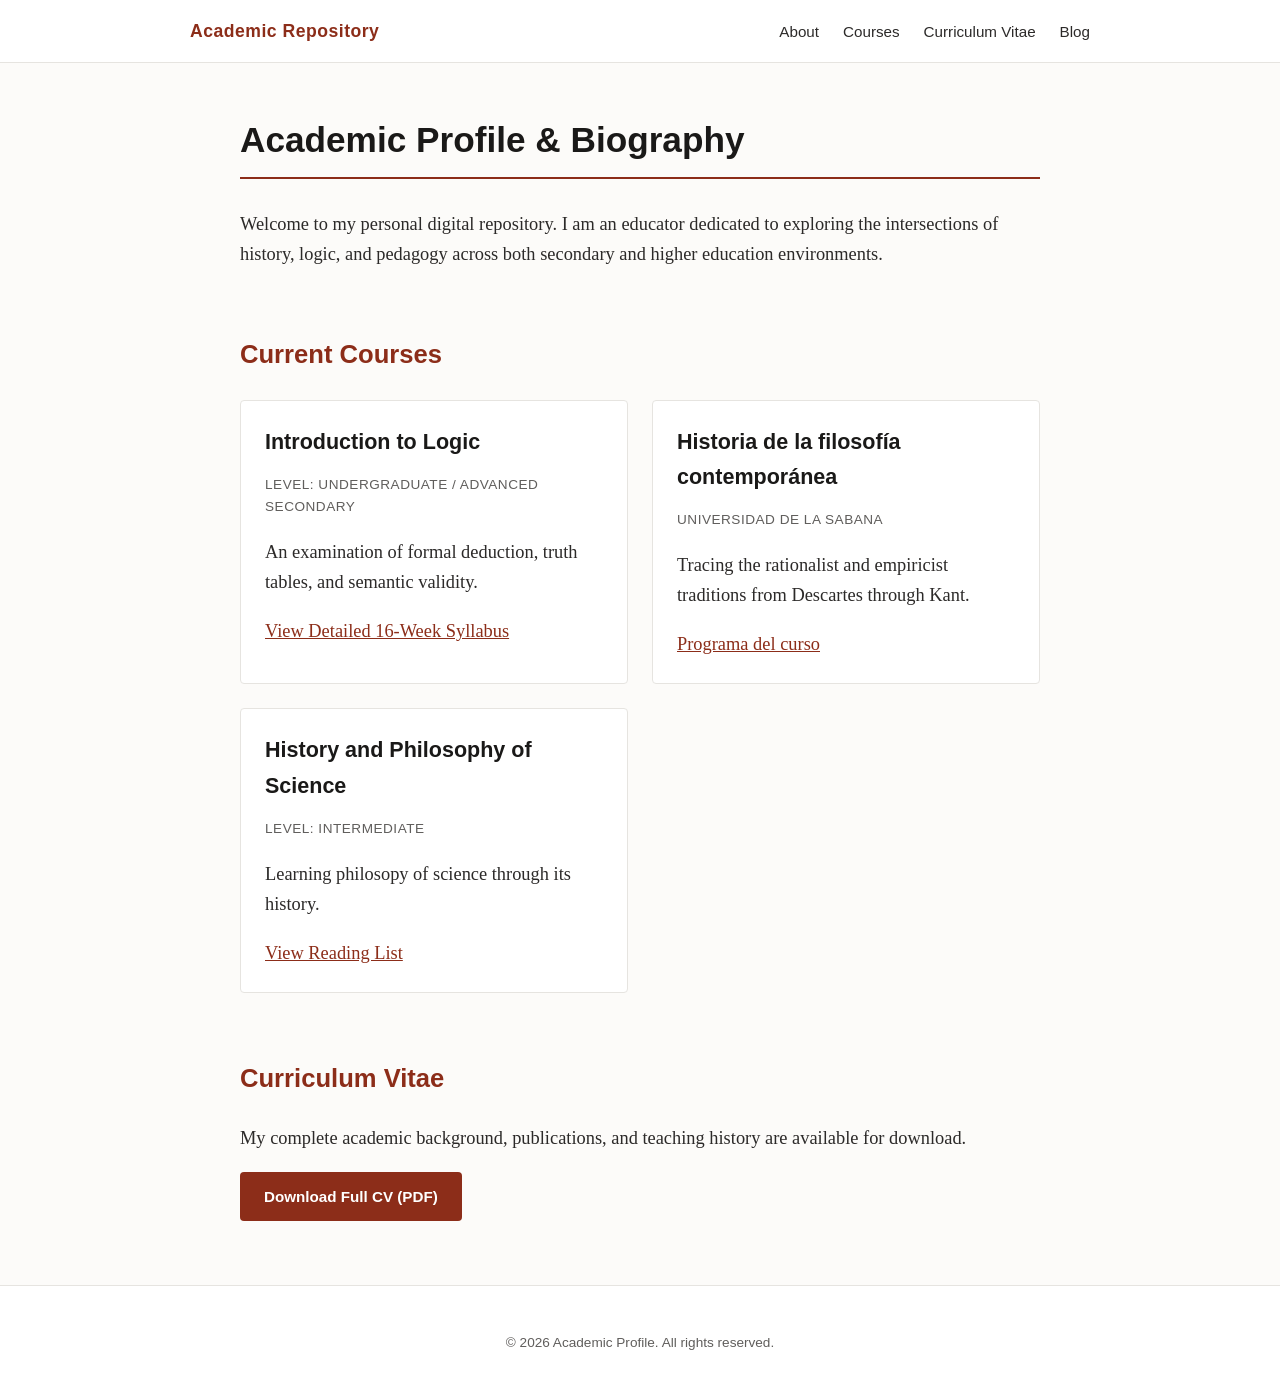
<file: index.html>
<!DOCTYPE html>
<html lang="en">
<head>
    <meta charset="UTF-8">
    <!-- Ensures the layout scales correctly on mobile phones and tablets -->
    <meta name="viewport" content="width=device-width, initial-scale=1.0">
    <title>Academic Profile | Personal Website</title>
    <!-- Linking our external stylesheet for presentation -->
    <link rel="stylesheet" href="style.css">
</head>
<body>

    <!-- Header: Contains global navigation links for your academic ecosystem -->
    <header>
        <nav aria-label="Main Navigation">
            <div class="nav-brand">Academic Repository</div>
            <ul class="nav-links">
                <li><a href="#about">About</a></li>
                <li><a href="#courses">Courses</a></li>
                <li><a href="#cv">Curriculum Vitae</a></li>
                <li><a href="#blog">Blog</a></li>
            </ul>
        </nav>
    </header>

    <!-- Main Content Area -->
    <main>
        
        <!-- About Section: Your intellectual profile and research focus -->
        <section id="about" aria-labelledby="about-heading">
            <h1 id="about-heading">Academic Profile & Biography</h1>
            <p>Welcome to my personal digital repository. I am an educator dedicated to exploring the intersections of history, logic, and pedagogy across both secondary and higher education environments.</p>
        </section>

        <!-- Courses Section: A clean, structured overview of active modules -->
        <section id="courses" aria-labelledby="courses-heading">
            <h2 id="courses-heading">Current Courses</h2>
            <div class="course-grid">
                <article class="course-card">
                    <h3>Introduction to Logic</h3>
                    <p class="course-meta">Level: Undergraduate / Advanced Secondary</p>
                    <p>An examination of formal deduction, truth tables, and semantic validity.</p>
                    <a href="syllabus-logic.html" class="btn-link">View Detailed 16-Week Syllabus</a>
                </article>

                <article class="course-card">
                    <h3>Historia de la filosofía contemporánea</h3>
                    <p class="course-meta">Universidad de la Sabana</p>
                    <p>Tracing the rationalist and empiricist traditions from Descartes through Kant.</p>
                    <a href="HFC/HFC.html" class="btn-link">Programa del curso</a>
                </article>
                
                <article class="course-card">
                    <h3>History and Philosophy of Science</h3>
                    <p class="course-meta">Level: Intermediate</p>
                    <p>Learning philosopy of science through its history.</p>
                    <a href="#" class="btn-link">View Reading List</a>
                </article>
                
            </div>
        </section>

        <!-- CV Section: A direct repository for your academic credentials -->
        <section id="cv" aria-labelledby="cv-heading">
            <h2 id="cv-heading">Curriculum Vitae</h2>
            <p>My complete academic background, publications, and teaching history are available for download.</p>
            <a href="#" class="download-button" download>Download Full CV (PDF)</a>
        </section>

    </main>

    <!-- Footer: Copyright and institutional notices -->
    <footer>
        <p>&copy; 2026 Academic Profile. All rights reserved.</p>
    </footer>

</body>
</html>
</file>
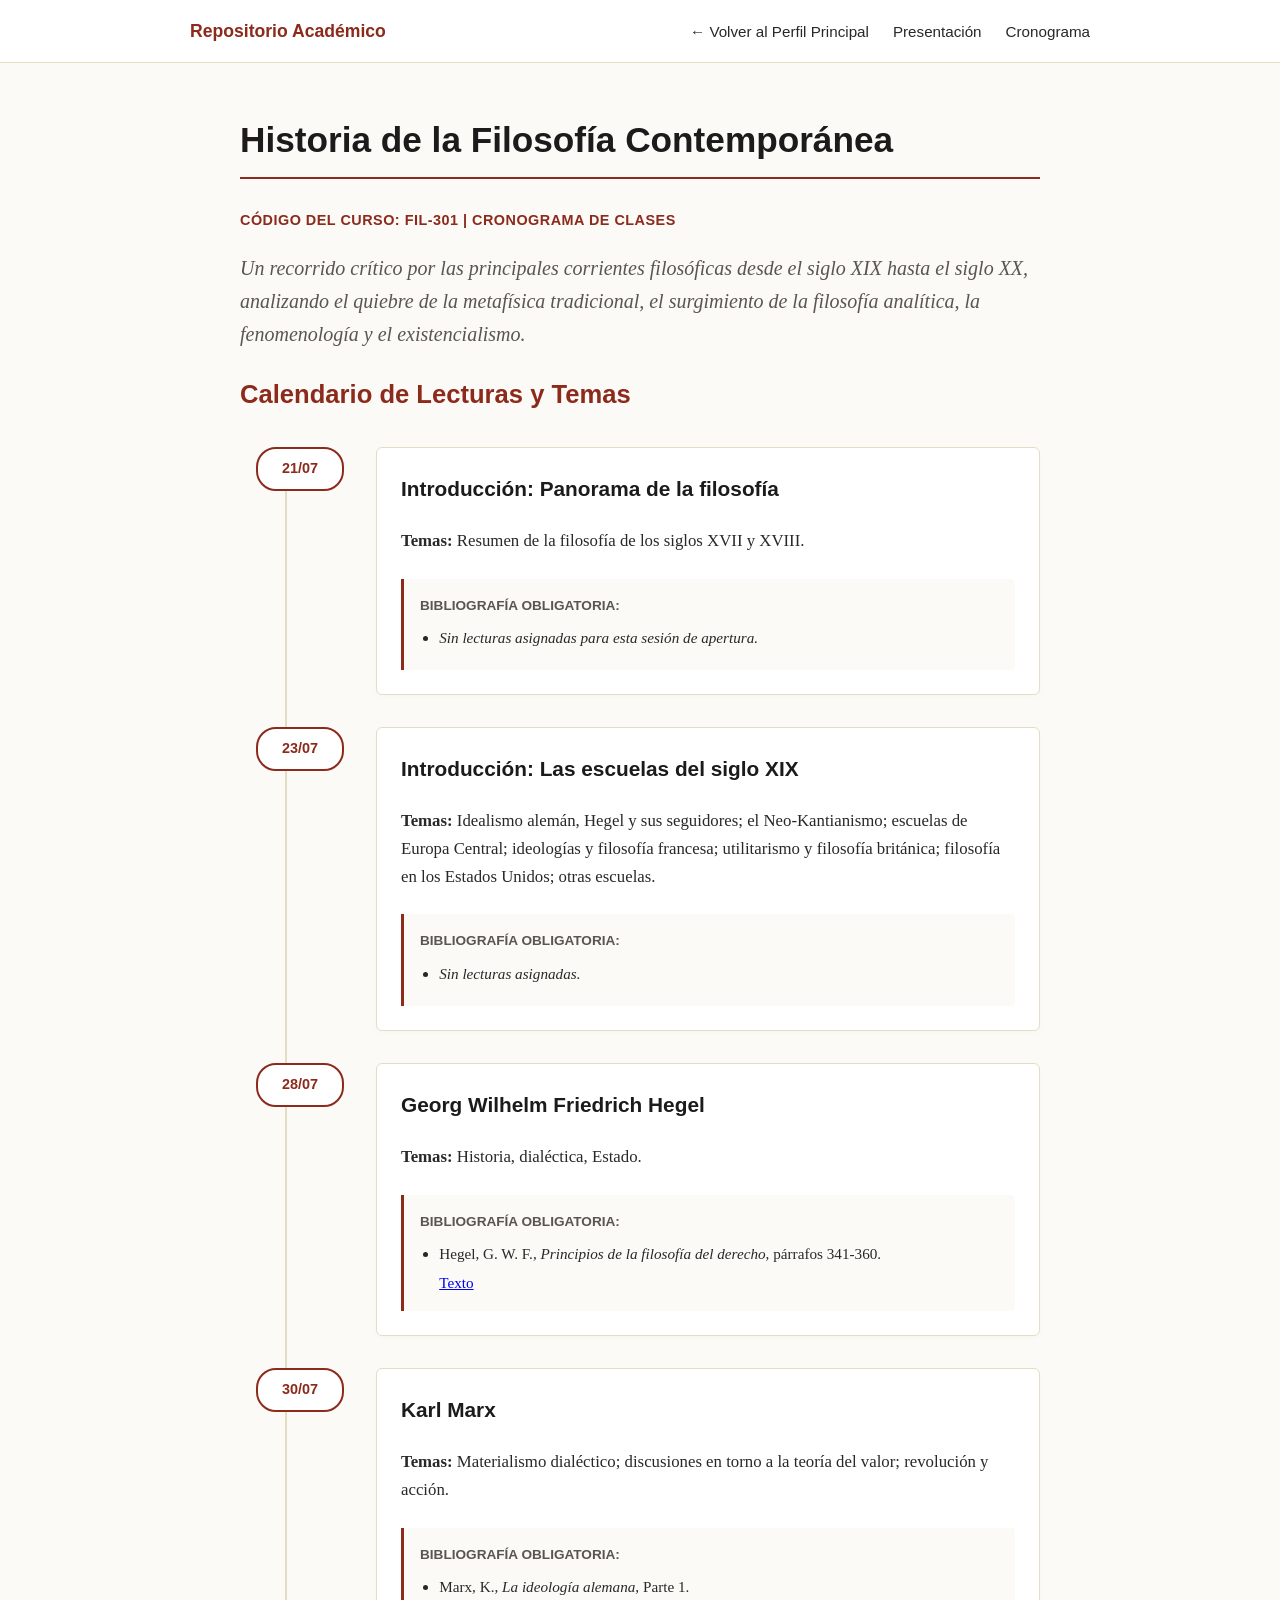
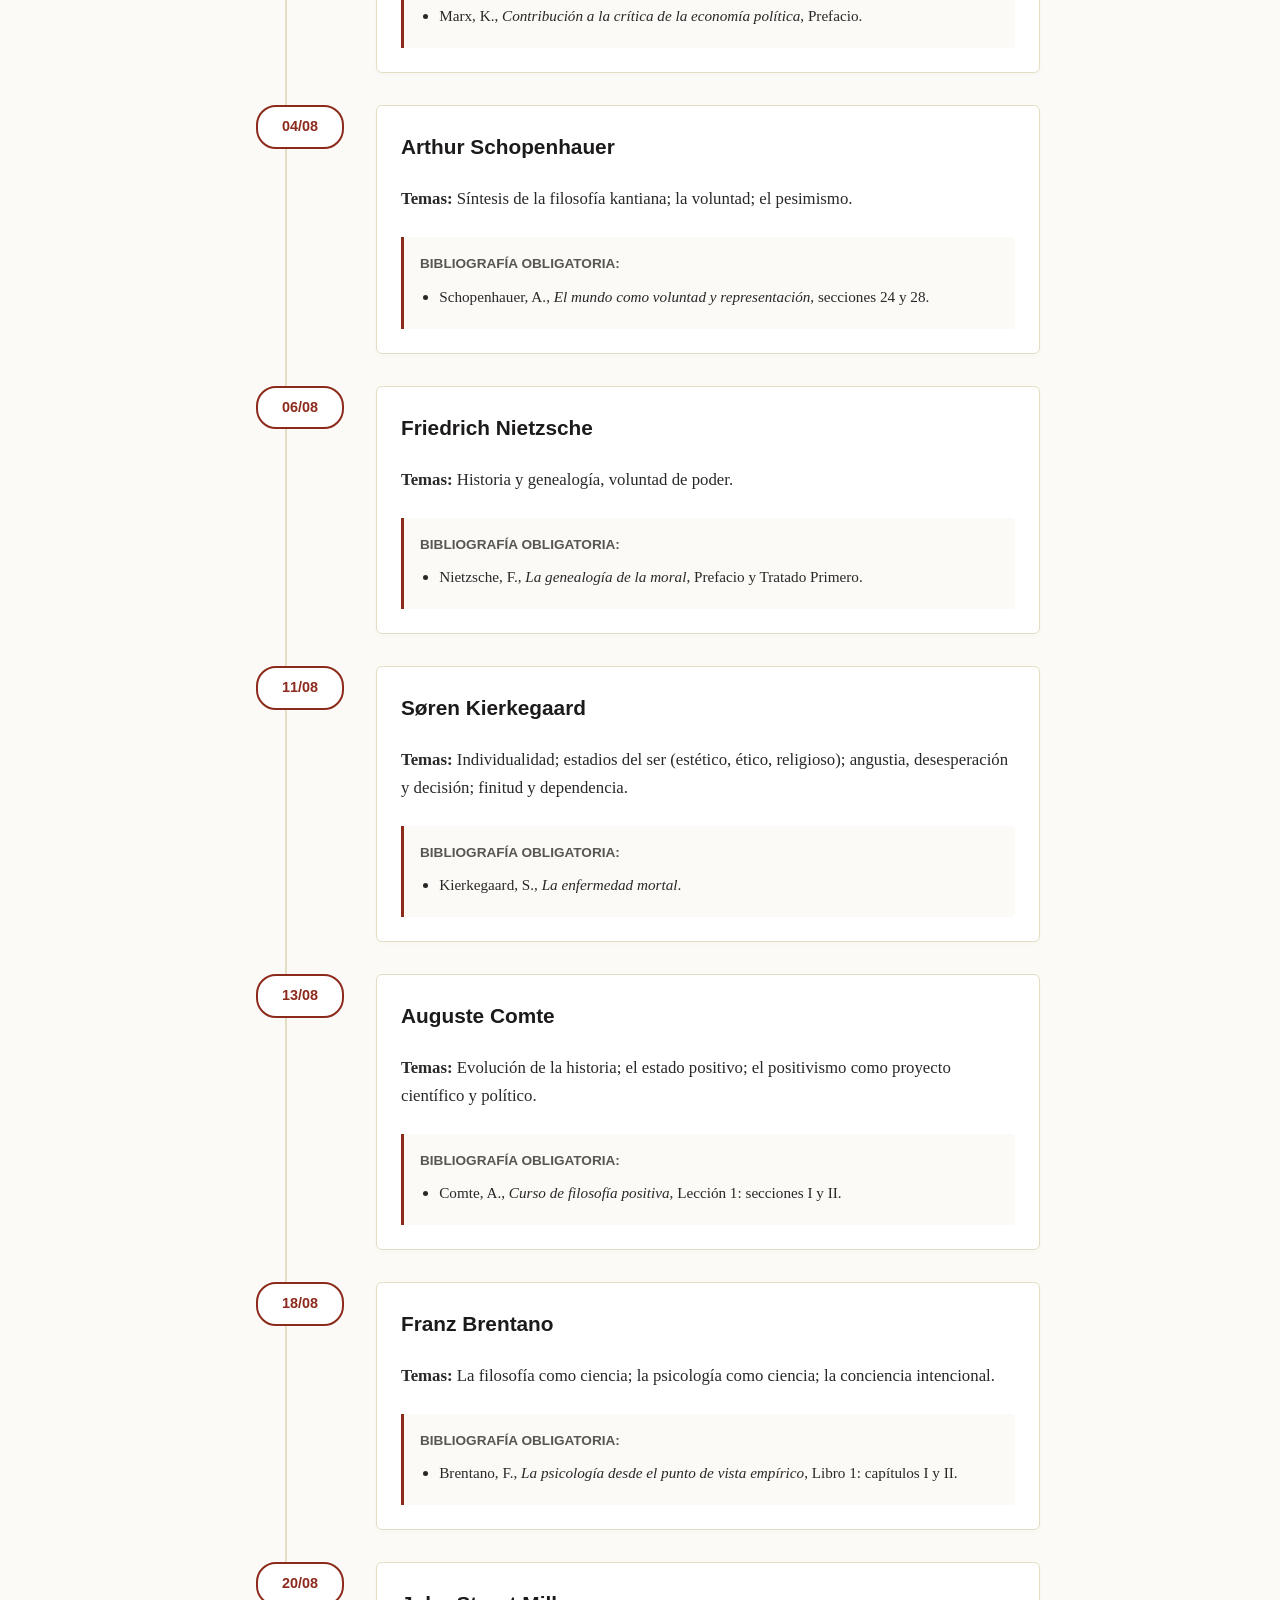
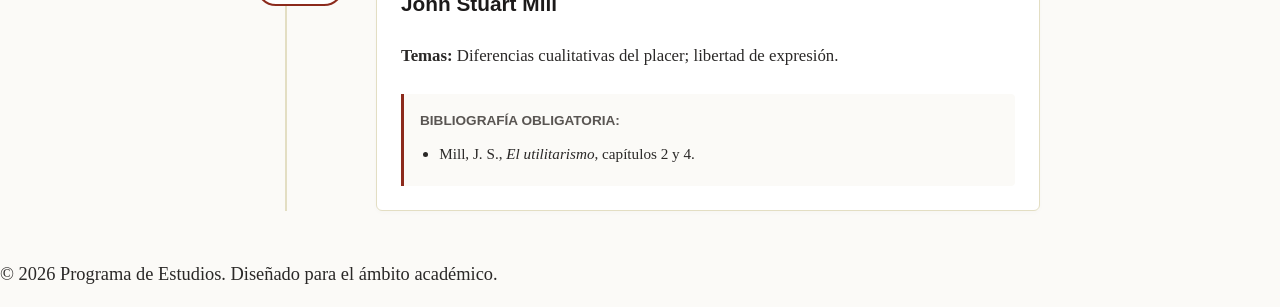
<file: HFC.html>
<!DOCTYPE html>
<html lang="es">
<head>
    <meta charset="UTF-8">
    <!-- Asegura que el diseño se adapte perfectamente a pantallas móviles y tablets -->
    <meta name="viewport" content="width=device-width, initial-scale=1.0">
    <title>Programa de Estudios: Historia de la Filosofía Contemporánea</title>
    <!-- Vinculación con nuestra hoja de estilos externa -->
    <link rel="stylesheet" href="styleHFC.css">
</head>
<body>

    <!-- Encabezado global y navegación del sitio -->
    <header>
        <nav aria-label="Navegación del Programa">
            <div class="nav-brand">Repositorio Académico</div>
            <ul class="nav-links">
                <li><a href="index.html">← Volver al Perfil Principal</a></li>
                <li><a href="#presentacion">Presentación</a></li>
                <li><a href="#cronograma">Cronograma</a></li>
            </ul>
        </nav>
    </header>

    <!-- Contenedor Principal de la Página -->
    <main>
        
        <!-- Sección de Presentación del Curso -->
        <section id="presentacion" aria-labelledby="titulo-curso">
            <h1 id="titulo-curso">Historia de la Filosofía Contemporánea</h1>
            <p class="course-code">Código del Curso: FIL-301 | Cronograma de Clases</p>
            <p class="course-description">
                Un recorrido crítico por las principales corrientes filosóficas desde el siglo XIX hasta el siglo XX, analizando el quiebre de la metafísica tradicional, el surgimiento de la filosofía analítica, la fenomenología y el existencialismo.
            </p>
        </section>

        <!-- Cronograma del Semestre con la Línea de Tiempo -->
        <section id="cronograma" aria-labelledby="titulo-cronograma">
            <h2 id="titulo-cronograma">Calendario de Lecturas y Temas</h2>
            
            <div class="syllabus-timeline">
                
                <!-- Sesión 1: 21/07 -->
                <div class="timeline-week-card">
                    <!-- 2.1) Fecha del archivo de Excel reemplazando "Week X" -->
                    <div class="week-marker">21/07</div>
                    <div class="week-content">
                        <!-- 2.2) Autores/Sesión en la cabecera de la tarjeta -->
                        <h3>Introducción: Panorama de la filosofía</h3>
                        
                        <!-- 2.3) Temas en la descripción del objetivo -->
                        <p class="week-objective">
                            <strong>Temas:</strong> Resumen de la filosofía de los siglos XVII y XVIII.
                        </p>
                        
                        <!-- 2.4) Bibliografía asociada -->
                        <div class="bibliography-box">
                            <h4>Bibliografía Obligatoria:</h4>
                            <ul>
                                <li><em>Sin lecturas asignadas para esta sesión de apertura.</em></li>
                            </ul>
                        </div>
                    </div>
                </div>

                <!-- Sesión 2: 23/07 -->
                <div class="timeline-week-card">
                    <div class="week-marker">23/07</div>
                    <div class="week-content">
                        <h3>Introducción: Las escuelas del siglo XIX</h3>
                        <p class="week-objective">
                            <strong>Temas:</strong> Idealismo alemán, Hegel y sus seguidores; el Neo-Kantianismo; escuelas de Europa Central; ideologías y filosofía francesa; utilitarismo y filosofía británica; filosofía en los Estados Unidos; otras escuelas.
                        </p>
                        <div class="bibliography-box">
                            <h4>Bibliografía Obligatoria:</h4>
                            <ul>
                                <li><em>Sin lecturas asignadas.</em></li>
                            </ul>
                        </div>
                    </div>
                </div>

                <!-- Sesión 3: 28/07 -->
                <div class="timeline-week-card">
                    <div class="week-marker">28/07</div>
                    <div class="week-content">
                        <h3>Georg Wilhelm Friedrich Hegel</h3>
                        <p class="week-objective">
                            <strong>Temas:</strong> Historia, dialéctica, Estado.
                        </p>
                        <div class="bibliography-box">
                            <h4>Bibliografía Obligatoria:</h4>
                            <ul>
                                <li>Hegel, G. W. F., <em>Principios de la filosofía del derecho</em>, párrafos 341-360.</li><a href="Hegel.pdf">Texto</a>
                            </ul>
                        </div>
                    </div>
                </div>

                <!-- Sesión 4: 30/07 -->
                <div class="timeline-week-card">
                    <div class="week-marker">30/07</div>
                    <div class="week-content">
                        <h3>Karl Marx</h3>
                        <p class="week-objective">
                            <strong>Temas:</strong> Materialismo dialéctico; discusiones en torno a la teoría del valor; revolución y acción.
                        </p>
                        <div class="bibliography-box">
                            <h4>Bibliografía Obligatoria:</h4>
                            <ul>
                                <li>Marx, K., <em>La ideología alemana</em>, Parte 1.</li>
                                <li>Marx, K., <em>Contribución a la crítica de la economía política</em>, Prefacio.</li>
                            </ul>
                        </div>
                    </div>
                </div>

                <!-- Sesión 5: 04/08 -->
                <div class="timeline-week-card">
                    <div class="week-marker">04/08</div>
                    <div class="week-content">
                        <h3>Arthur Schopenhauer</h3>
                        <p class="week-objective">
                            <strong>Temas:</strong> Síntesis de la filosofía kantiana; la voluntad; el pesimismo.
                        </p>
                        <div class="bibliography-box">
                            <h4>Bibliografía Obligatoria:</h4>
                            <ul>
                                <li>Schopenhauer, A., <em>El mundo como voluntad y representación</em>, secciones 24 y 28.</li>
                            </ul>
                        </div>
                    </div>
                </div>

                <!-- Sesión 6: 06/08 -->
                <div class="timeline-week-card">
                    <div class="week-marker">06/08</div>
                    <div class="week-content">
                        <h3>Friedrich Nietzsche</h3>
                        <p class="week-objective">
                            <strong>Temas:</strong> Historia y genealogía, voluntad de poder.
                        </p>
                        <div class="bibliography-box">
                            <h4>Bibliografía Obligatoria:</h4>
                            <ul>
                                <li>Nietzsche, F., <em>La genealogía de la moral</em>, Prefacio y Tratado Primero.</li>
                            </ul>
                        </div>
                    </div>
                </div>

                <!-- Sesión 7: 11/08 -->
                <div class="timeline-week-card">
                    <div class="week-marker">11/08</div>
                    <div class="week-content">
                        <h3>Søren Kierkegaard</h3>
                        <p class="week-objective">
                            <strong>Temas:</strong> Individualidad; estadios del ser (estético, ético, religioso); angustia, desesperación y decisión; finitud y dependencia.
                        </p>
                        <div class="bibliography-box">
                            <h4>Bibliografía Obligatoria:</h4>
                            <ul>
                                <li>Kierkegaard, S., <em>La enfermedad mortal</em>.</li>
                            </ul>
                        </div>
                    </div>
                </div>

                <!-- Sesión 8: 13/08 -->
                <div class="timeline-week-card">
                    <div class="week-marker">13/08</div>
                    <div class="week-content">
                        <h3>Auguste Comte</h3>
                        <p class="week-objective">
                            <strong>Temas:</strong> Evolución de la historia; el estado positivo; el positivismo como proyecto científico y político.
                        </p>
                        <div class="bibliography-box">
                            <h4>Bibliografía Obligatoria:</h4>
                            <ul>
                                <li>Comte, A., <em>Curso de filosofía positiva</em>, Lección 1: secciones I y II.</li>
                            </ul>
                        </div>
                    </div>
                </div>

                <!-- Sesión 9: 18/08 -->
                <div class="timeline-week-card">
                    <div class="week-marker">18/08</div>
                    <div class="week-content">
                        <h3>Franz Brentano</h3>
                        <p class="week-objective">
                            <strong>Temas:</strong> La filosofía como ciencia; la psicología como ciencia; la conciencia intencional.
                        </p>
                        <div class="bibliography-box">
                            <h4>Bibliografía Obligatoria:</h4>
                            <ul>
                                <li>Brentano, F., <em>La psicología desde el punto de vista empírico</em>, Libro 1: capítulos I y II.</li>
                            </ul>
                        </div>
                    </div>
                </div>

                <!-- Sesión 10: 20/08 -->
                <div class="timeline-week-card">
                    <div class="week-marker">20/08</div>
                    <div class="week-content">
                        <h3>John Stuart Mill</h3>
                        <p class="week-objective">
                            <strong>Temas:</strong> Diferencias cualitativas del placer; libertad de expresión.
                        </p>
                        <div class="bibliography-box">
                            <h4>Bibliografía Obligatoria:</h4>
                            <ul>
                                <li>Mill, J. S., <em>El utilitarismo</em>, capítulos 2 y 4.</li>
                            </ul>
                        </div>
                    </div>
                </div>

            </div>
        </section>
    </main>

    <!-- Pie de página con propiedad intelectual -->
    <footer>
        <p>&copy; 2026 Programa de Estudios. Diseñado para el ámbito académico.</p>
    </footer>

</body>
</html>
</file>
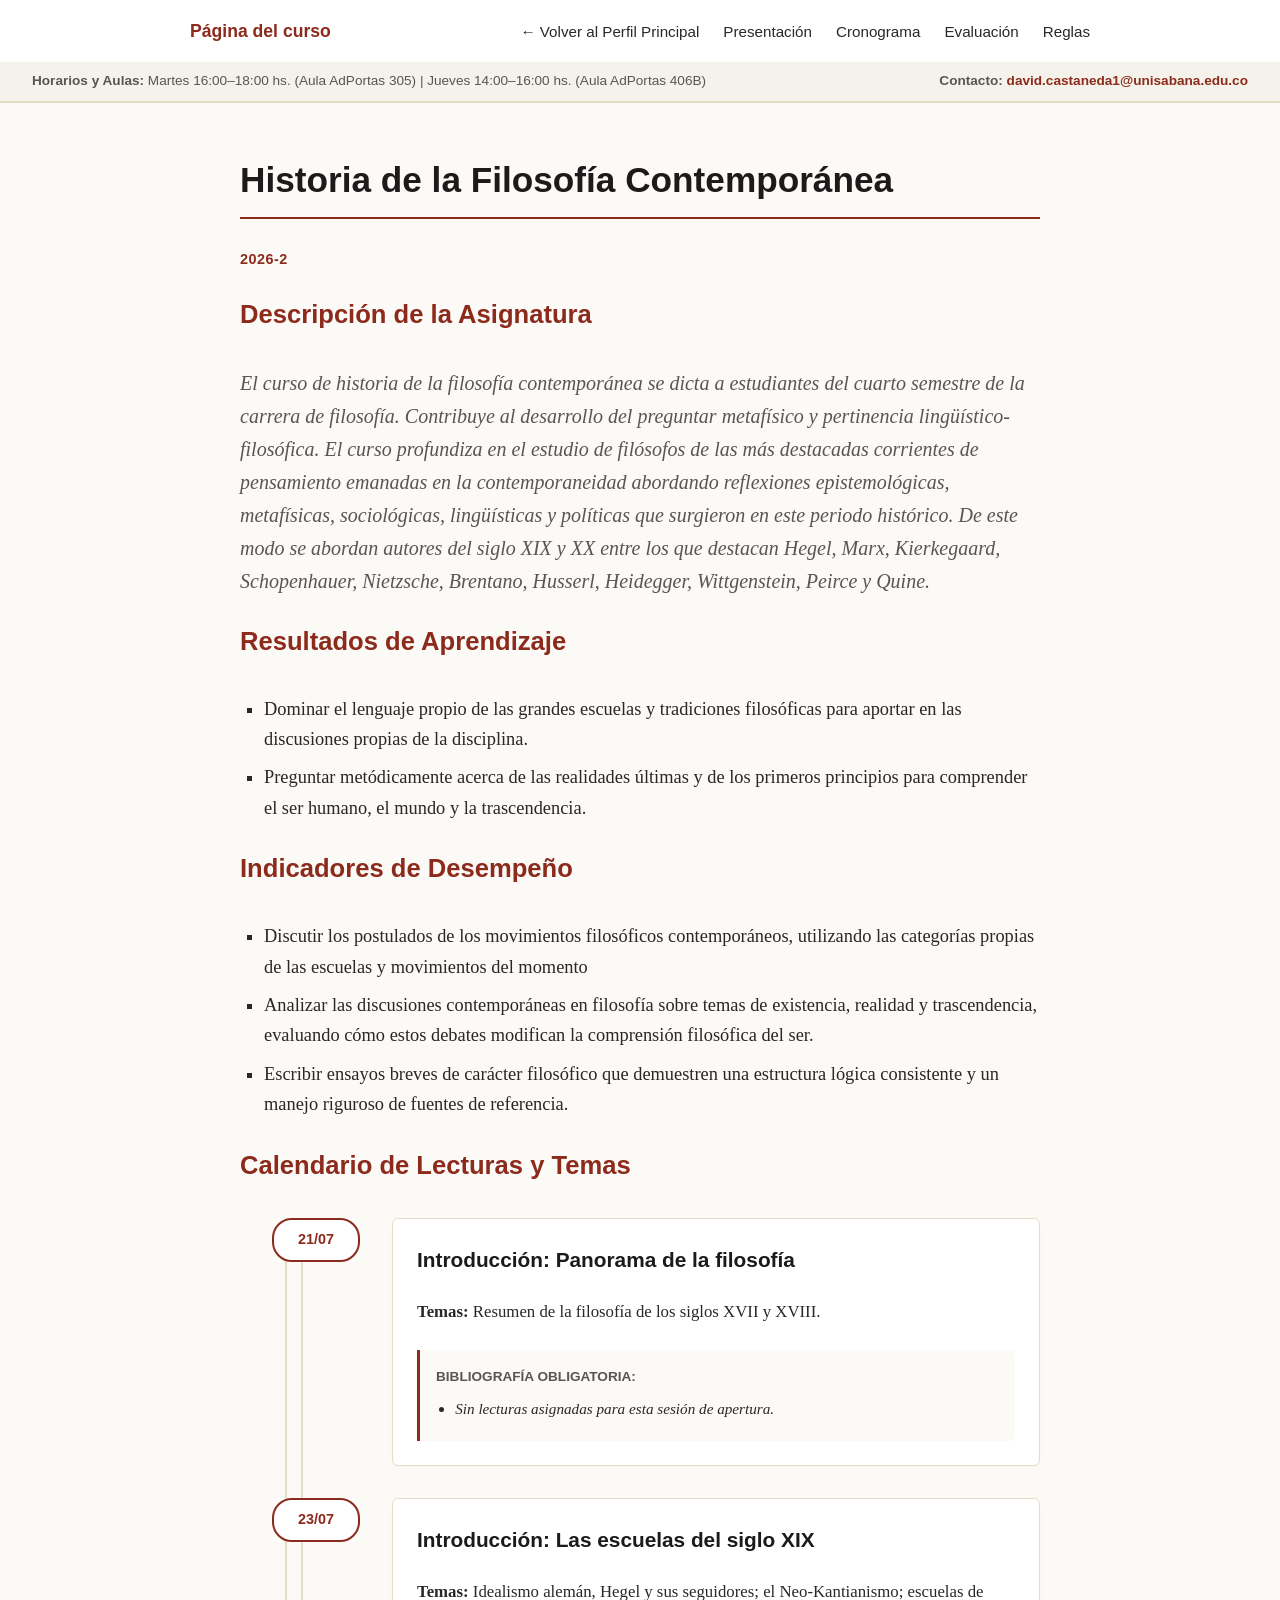
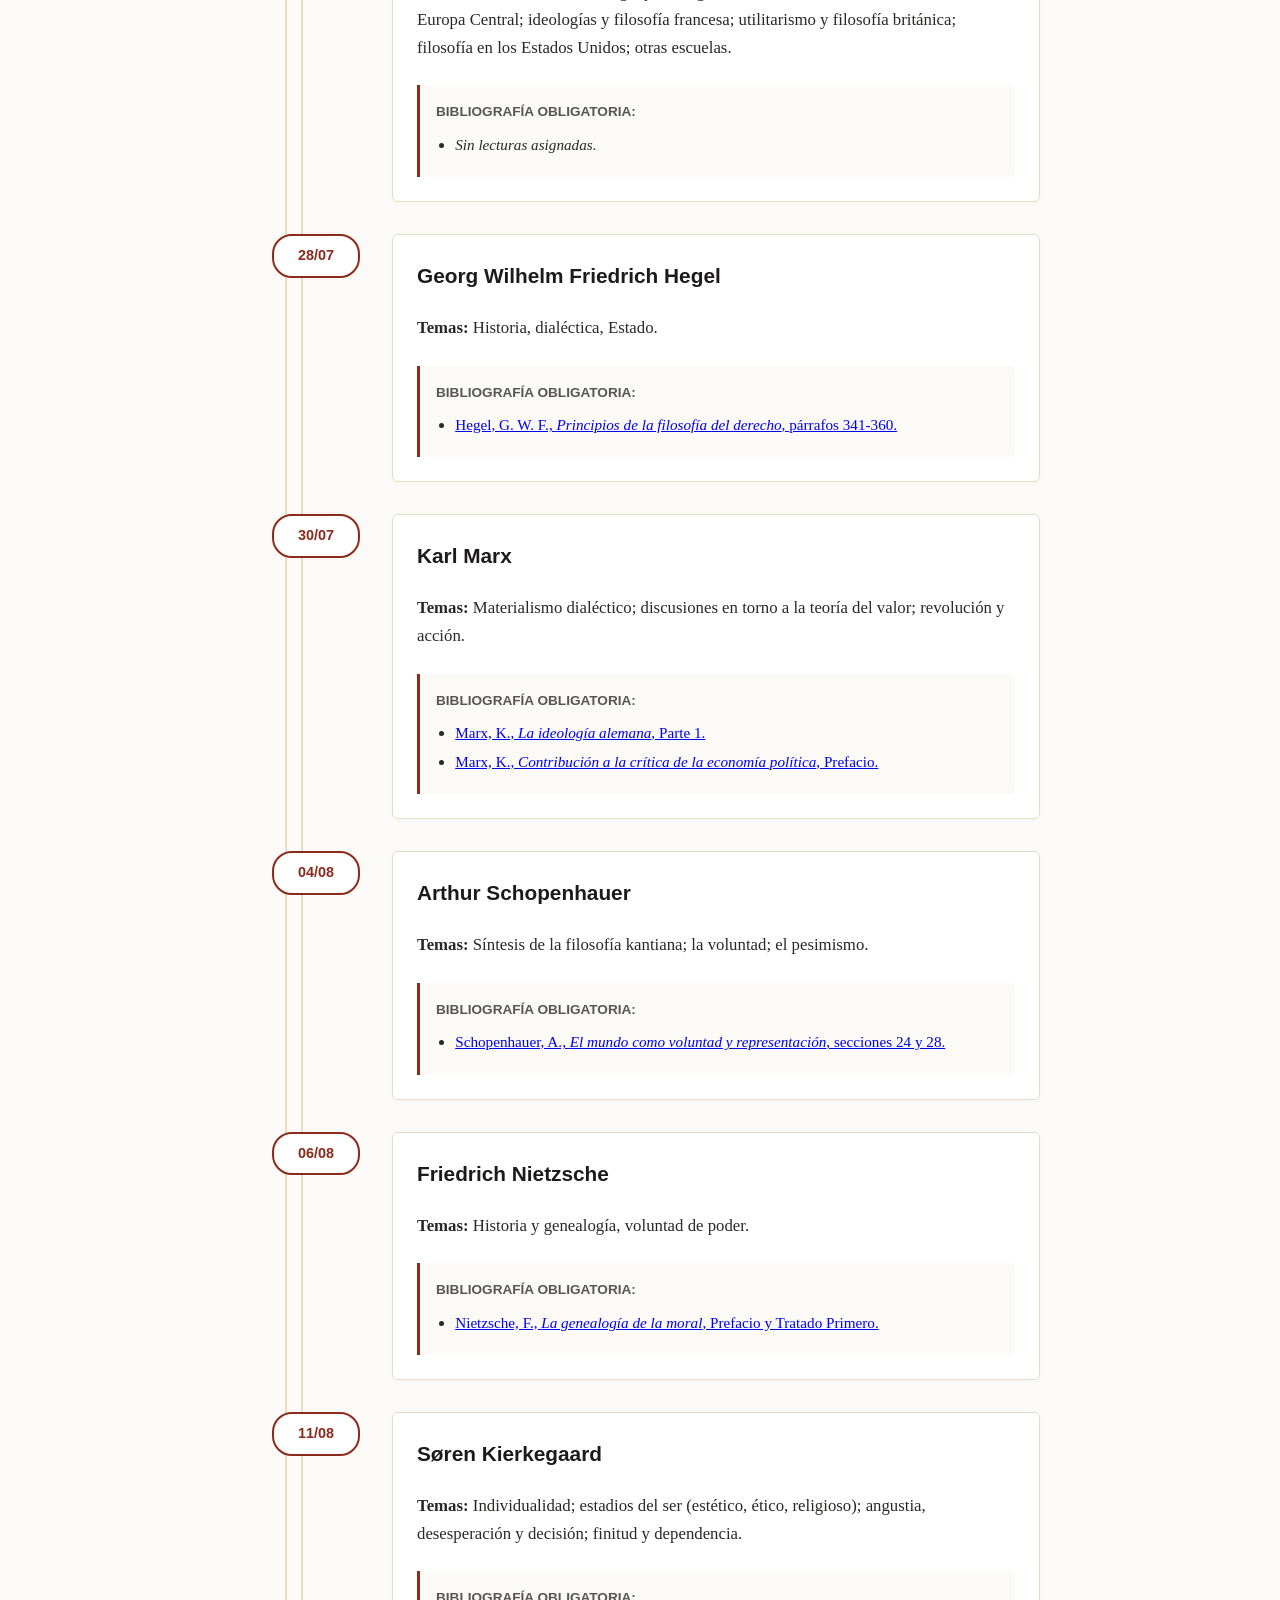
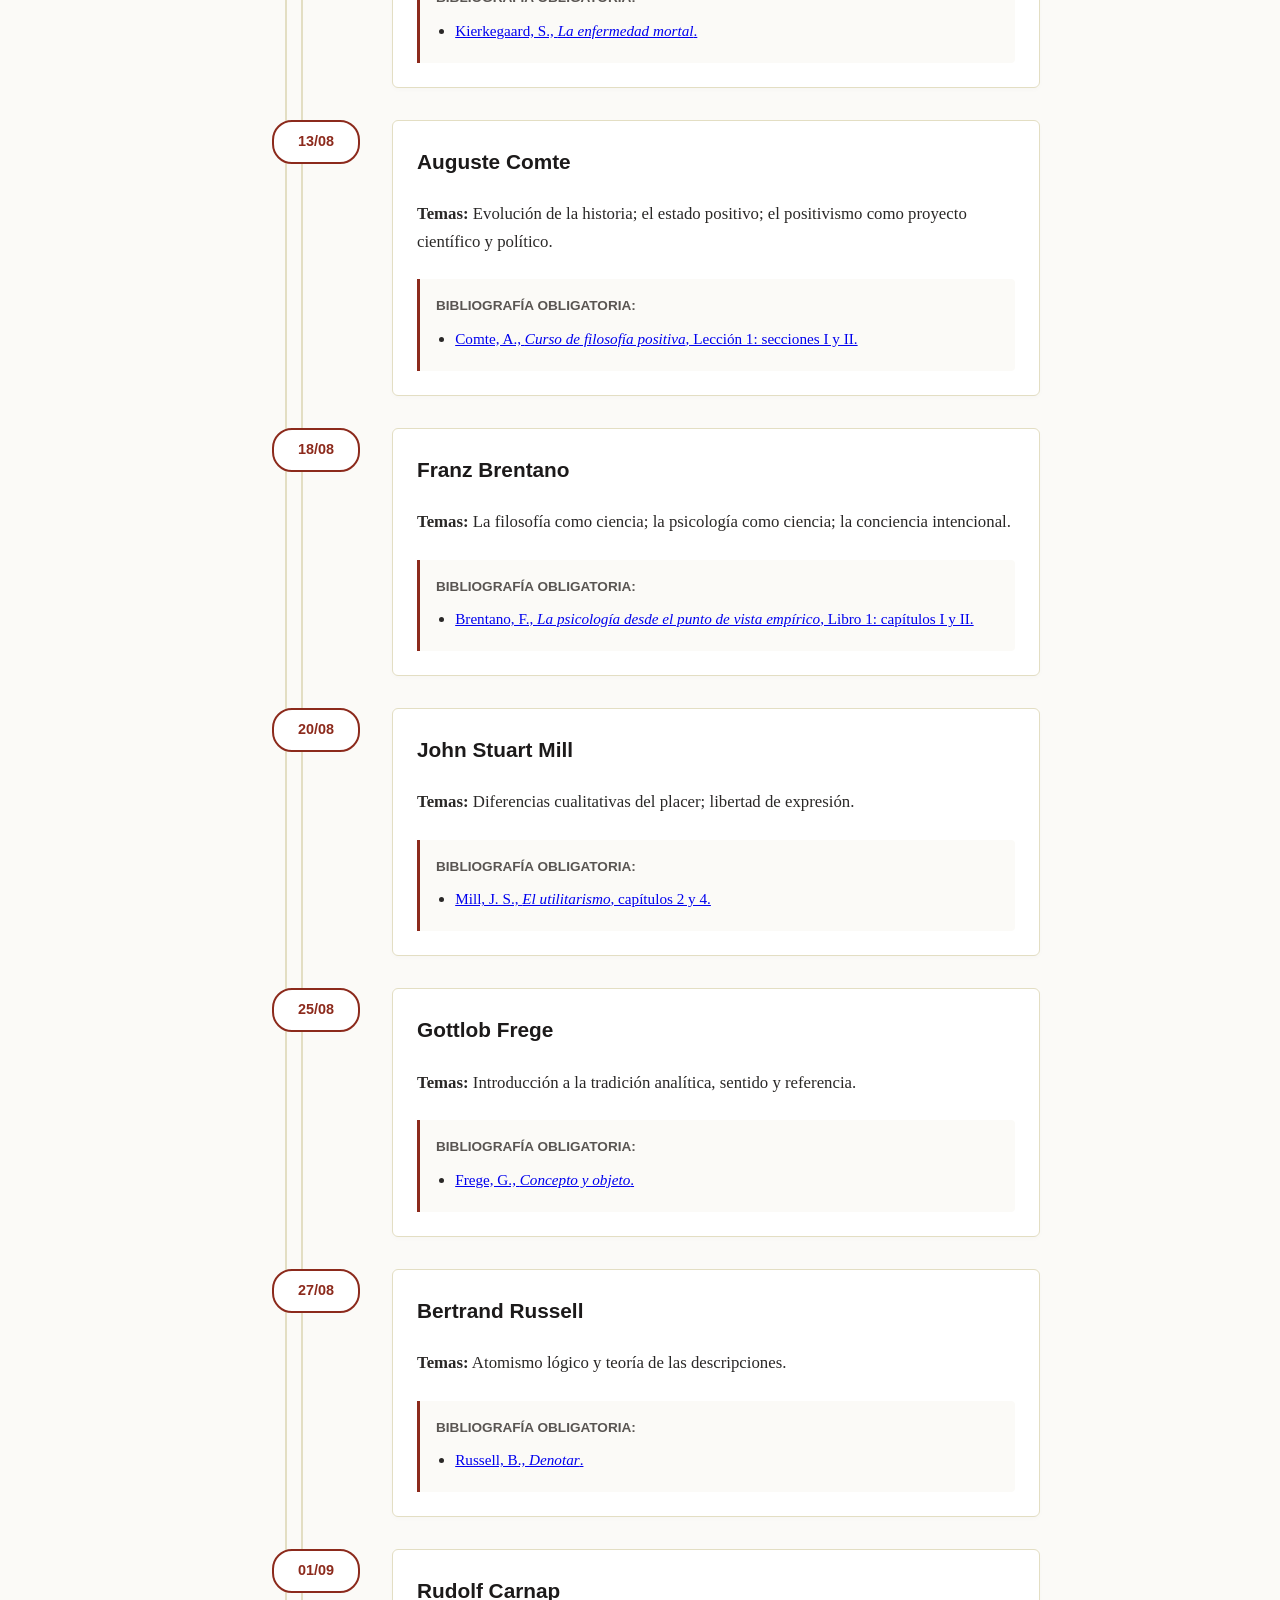
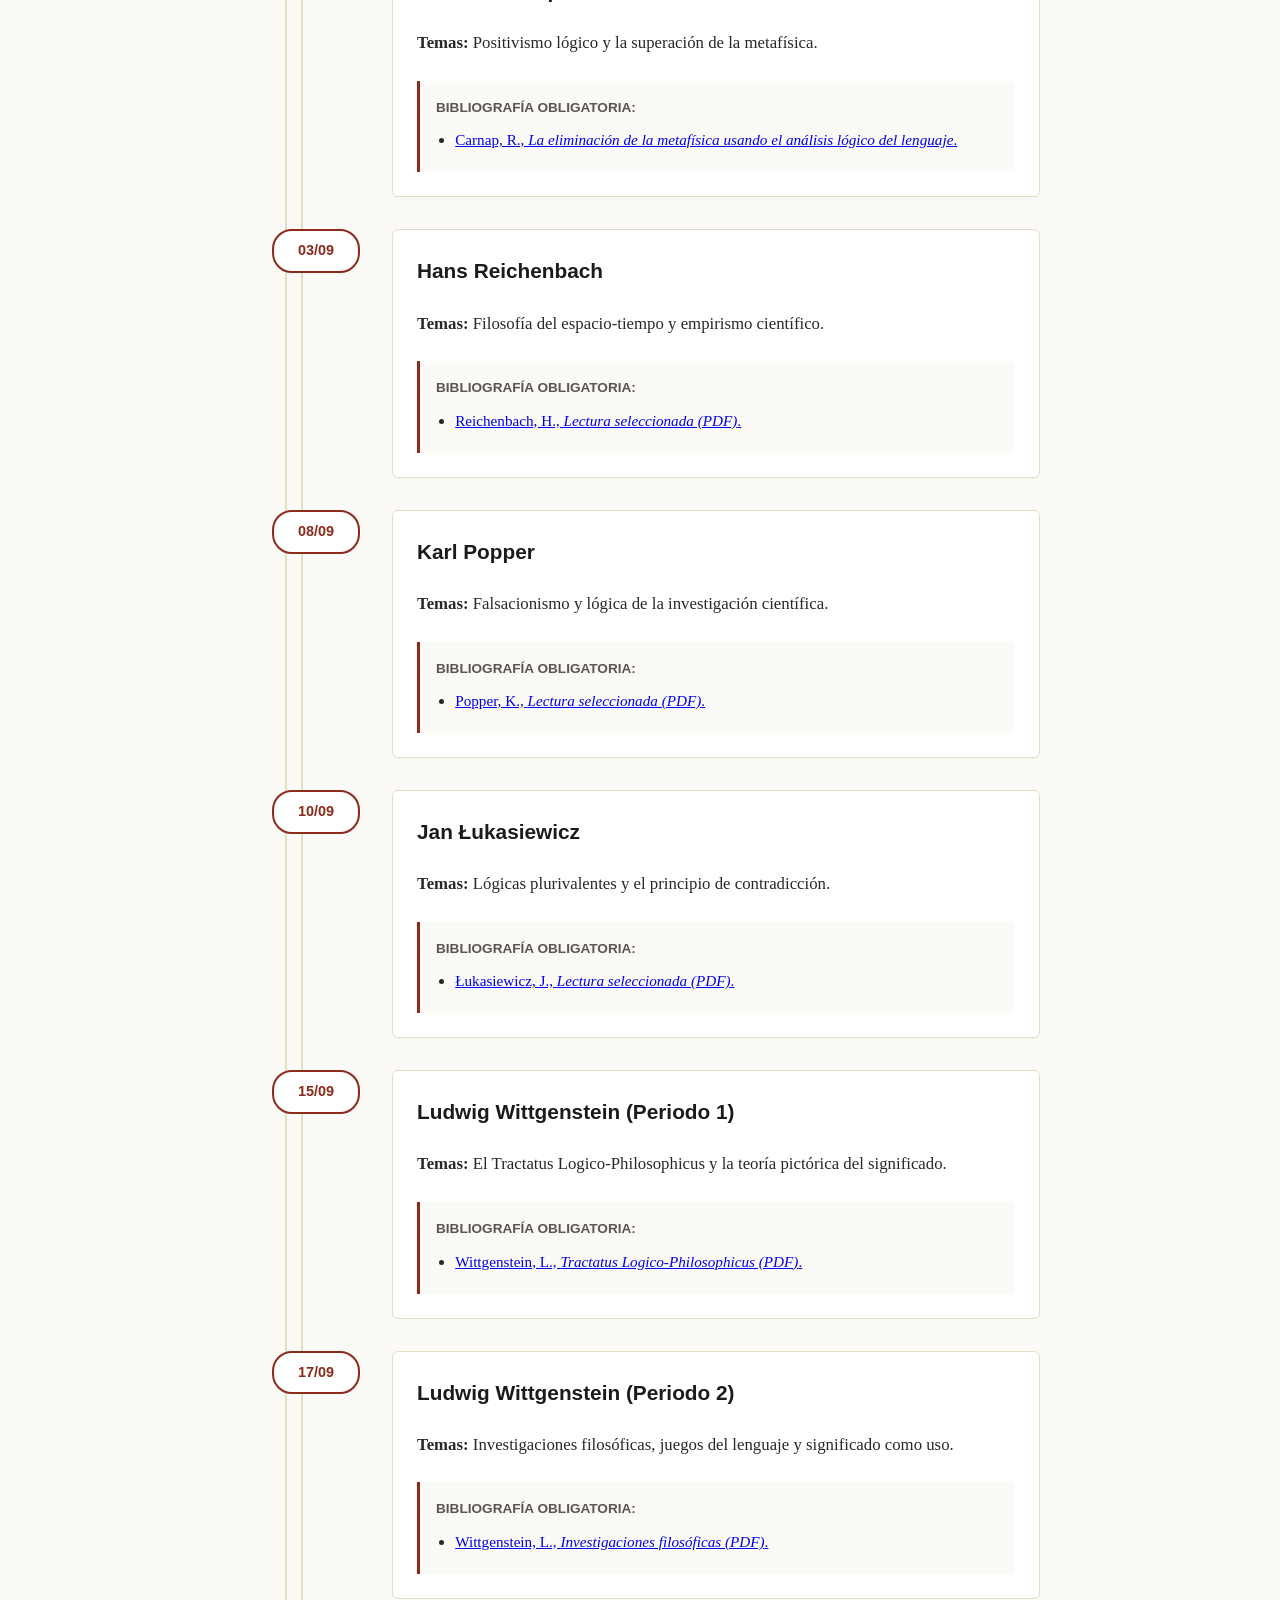
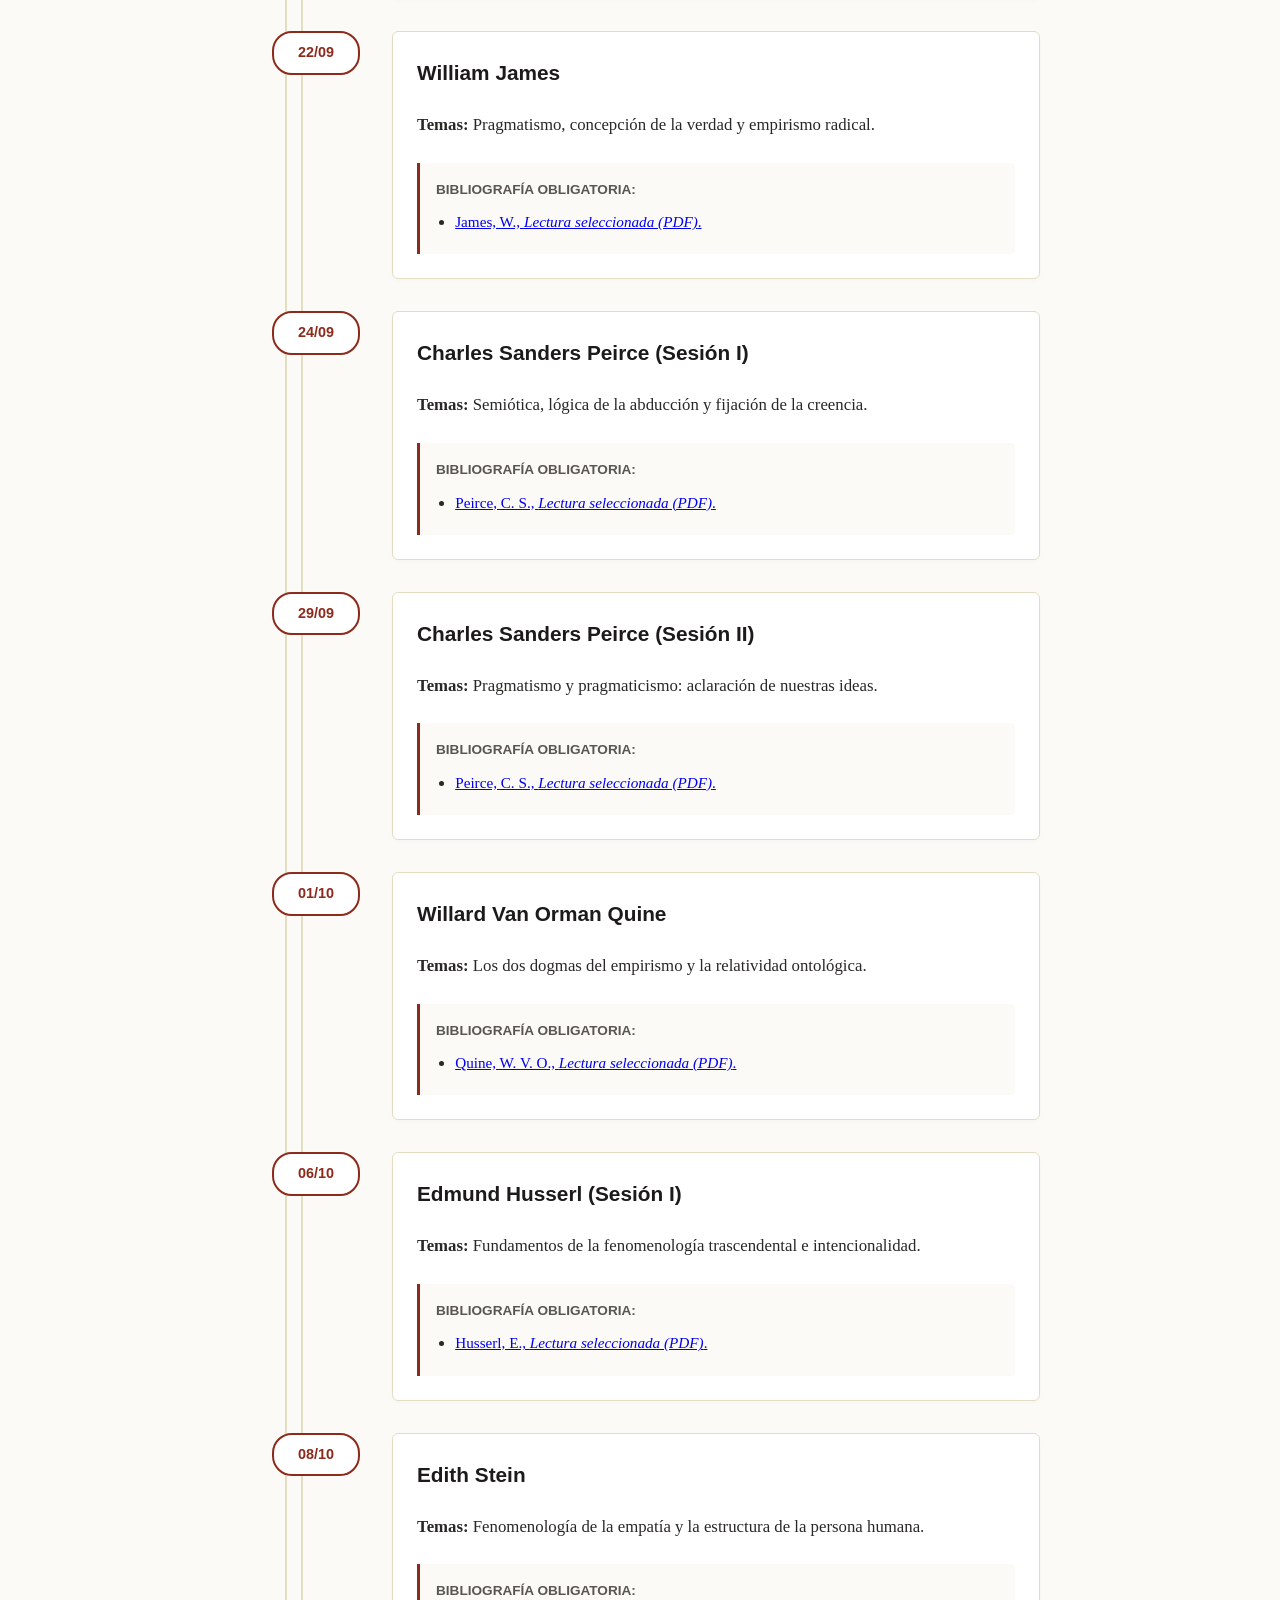
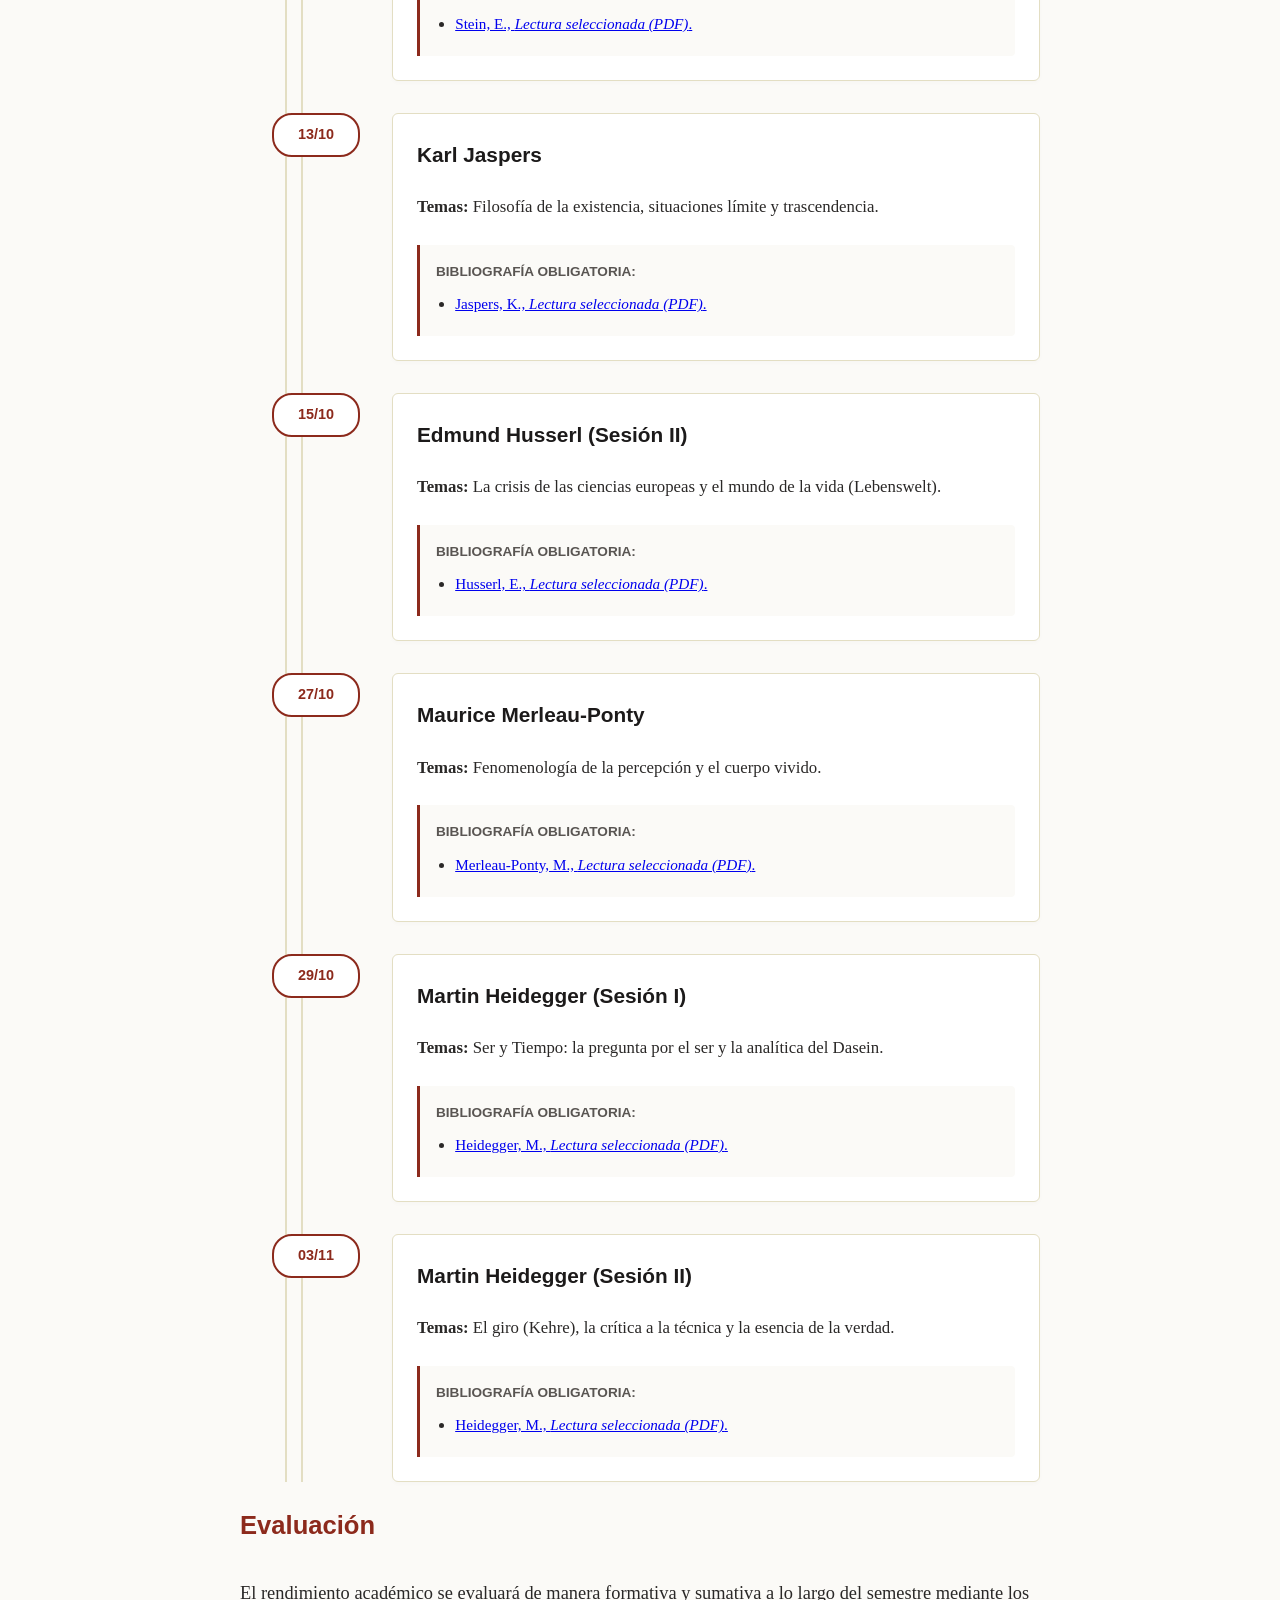
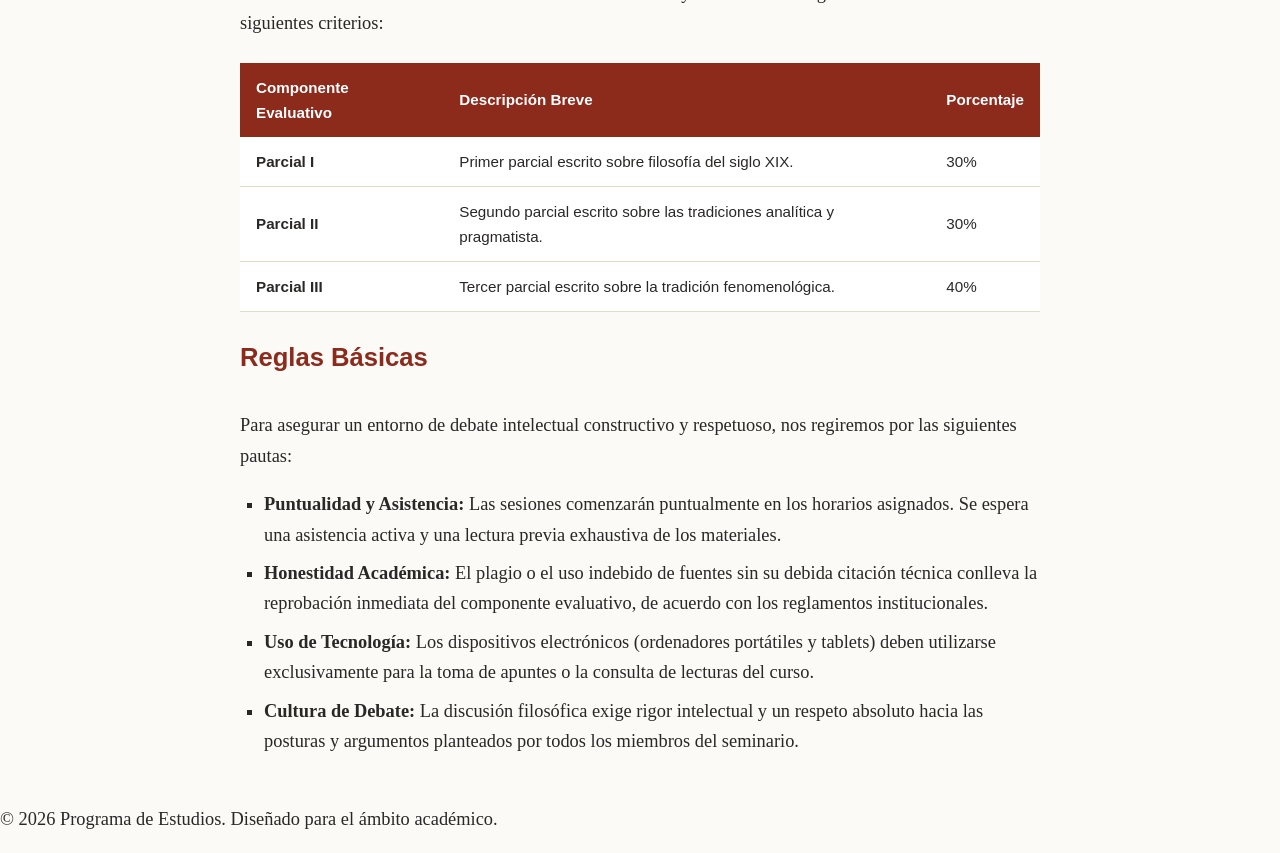
<file: HFC/HFC.html>
<!DOCTYPE html>
<html lang="es">
<head>
    <meta charset="UTF-8">
    <meta name="viewport" content="width=device-width, initial-scale=1.0">
    <title>Programa de Estudios: Historia de la Filosofía Contemporánea</title>
    <link rel="stylesheet" href="styleHFC.css">
</head>
<body>

    <!-- Global Header with Academic Meta-Data -->
    <header>
        <nav aria-label="Navegación del Programa">
            <div class="nav-brand">Página del curso</div>
            <ul class="nav-links">
                <li><a href="index.html">← Volver al Perfil Principal</a></li>
                <li><a href="#presentacion">Presentación</a></li>
                <li><a href="#cronograma">Cronograma</a></li>
                <li><a href="#evaluacion">Evaluación</a></li>
                <li><a href="#reglas">Reglas</a></li>
            </ul>
        </nav>
        <!-- Dedicated course metadata banner for immediate student access -->
        <div class="header-meta-banner">
            <div class="meta-group">
                <strong>Horarios y Aulas:</strong> 
                <span>Martes 16:00–18:00 hs. (Aula AdPortas 305)</span> | 
                <span>Jueves 14:00–16:00 hs. (Aula AdPortas 406B)</span>
            </div>
            <div class="meta-group">
                <strong>Contacto:</strong> 
                <a href="mailto:david.castaneda1@unisabana.edu.co">david.castaneda1@unisabana.edu.co</a>
            </div>
        </div>
    </header>

    <main>
        
        <!-- Section 1: Presentación del Curso (Subdivided) -->
        <section id="presentacion" aria-labelledby="titulo-curso">
            <h1 id="titulo-curso">Historia de la Filosofía Contemporánea</h1>
            <p class="course-code">2026-2</p>
            
            <div class="syllabus-sub-section">
                <h2>Descripción de la Asignatura</h2>
                <p class="course-description">
                    El curso de historia de la filosofía contemporánea se dicta a estudiantes del cuarto semestre de la carrera de filosofía. Contribuye al desarrollo del 
preguntar metafísico y pertinencia lingüístico-filosófica. El curso profundiza en el estudio de filósofos de las más destacadas corrientes de 
pensamiento emanadas en la contemporaneidad abordando reflexiones epistemológicas, metafísicas, sociológicas, lingüísticas y políticas que 
surgieron en este periodo histórico. De este modo se abordan autores del siglo XIX y XX entre los que destacan Hegel, Marx, Kierkegaard, 
Schopenhauer, Nietzsche, Brentano, Husserl, Heidegger, Wittgenstein, Peirce y Quine.
                </p>
            </div>

            <div class="syllabus-sub-section">
                <h2>Resultados de Aprendizaje</h2>
                <ul class="academic-list">
                    <li>Dominar el lenguaje propio de las grandes escuelas y 
                    tradiciones filosóficas para aportar en las discusiones propias de la disciplina. </li>
                    <li>Preguntar metódicamente acerca de las realidades últimas y de los primeros principios para comprender el ser humano, el mundo y la trascendencia.</li>
                </ul>
            </div>

            <div class="syllabus-sub-section">
                <h2>Indicadores de Desempeño</h2>
                <ul class="academic-list">
                    <li>Discutir los postulados de los movimientos filosóficos contemporáneos, utilizando las categorías propias de las escuelas y movimientos del momento</li>
                    <li>Analizar las discusiones contemporáneas en filosofía sobre temas de existencia, realidad y trascendencia, evaluando cómo estos debates modifican la comprensión filosófica del ser.</li>
                    <li>Escribir ensayos breves de carácter filosófico que demuestren una estructura lógica consistente y un manejo riguroso de fuentes de referencia.</li>
                </ul>
            </div>
        </section>

        <!-- Section 2: Cronograma (Existing Component) -->
        <section id="cronograma" aria-labelledby="titulo-cronograma">
            <h2 class="section-title">Calendario de Lecturas y Temas</h2>
            <div class="syllabus-timeline">
                <!-- Session blocks remain fully operational here -->
                <div class="syllabus-timeline">
    
    <!-- Sesión 1: 21/07 -->
    <div class="timeline-week-card">
        <div class="week-marker">21/07</div>
        <div class="week-content">
            <h3>Introducción: Panorama de la filosofía</h3>
            <p class="week-objective"><strong>Temas:</strong> Resumen de la filosofía de los siglos XVII y XVIII.</p>
            <div class="bibliography-box">
                <h4>Bibliografía Obligatoria:</h4>
                <ul>
                    <li><em>Sin lecturas asignadas para esta sesión de apertura.</em></li>
                </ul>
            </div>
        </div>
    </div>

    <!-- Sesión 2: 23/07 -->
    <div class="timeline-week-card">
        <div class="week-marker">23/07</div>
        <div class="week-content">
            <h3>Introducción: Las escuelas del siglo XIX</h3>
            <p class="week-objective"><strong>Temas:</strong> Idealismo alemán, Hegel y sus seguidores; el Neo-Kantianismo; escuelas de Europa Central; ideologías y filosofía francesa; utilitarismo y filosofía británica; filosofía en los Estados Unidos; otras escuelas.</p>
            <div class="bibliography-box">
                <h4>Bibliografía Obligatoria:</h4>
                <ul>
                    <li><em>Sin lecturas asignadas.</em></li>
                </ul>
            </div>
        </div>
    </div>

    <!-- Sesión 3: 28/07 -->
    <div class="timeline-week-card">
        <div class="week-marker">28/07</div>
        <div class="week-content">
            <h3>Georg Wilhelm Friedrich Hegel</h3>
            <p class="week-objective"><strong>Temas:</strong> Historia, dialéctica, Estado.</p>
            <div class="bibliography-box">
                <h4>Bibliografía Obligatoria:</h4>
                <ul>
                    <li><a href="pdfs/Hegel.pdf" class="bib-link" download>Hegel, G. W. F., <em>Principios de la filosofía del derecho</em>, párrafos 341-360.</a></li>
                </ul>
            </div>
        </div>
    </div>

    <!-- Sesión 4: 30/07 -->
    <div class="timeline-week-card">
        <div class="week-marker">30/07</div>
        <div class="week-content">
            <h3>Karl Marx</h3>
            <p class="week-objective"><strong>Temas:</strong> Materialismo dialéctico; discusiones en torno a la teoría del valor; revolución y acción.</p>
            <div class="bibliography-box">
                <h4>Bibliografía Obligatoria:</h4>
                <ul>
                    <li><a href="https://www.marxists.org/espanol/m-e/1846/ideoalemana/feuerbach/1.htm" class="bib-link">Marx, K., <em>La ideología alemana</em>, Parte 1.</a></li>
                    <li><a href="https://www.marxists.org/espanol/m-e/1850s/criteconpol.htm" class="bib-link">Marx, K., <em>Contribución a la crítica de la economía política</em>, Prefacio.</a></li>
                </ul>
            </div>
        </div>
    </div>

    <!-- Sesión 5: 04/08 -->
    <div class="timeline-week-card">
        <div class="week-marker">04/08</div>
        <div class="week-content">
            <h3>Arthur Schopenhauer</h3>
            <p class="week-objective"><strong>Temas:</strong> Síntesis de la filosofía kantiana; la voluntad; el pesimismo.</p>
            <div class="bibliography-box">
                <h4>Bibliografía Obligatoria:</h4>
                <ul>
                    <li><a href="pdfs/Schopenhauer.pdf" class="bib-link" download>Schopenhauer, A., <em>El mundo como voluntad y representación</em>, secciones 24 y 28.</a></li>
                </ul>
            </div>
        </div>
    </div>

    <!-- Sesión 6: 06/08 -->
    <div class="timeline-week-card">
        <div class="week-marker">06/08</div>
        <div class="week-content">
            <h3>Friedrich Nietzsche</h3>
            <p class="week-objective"><strong>Temas:</strong> Historia y genealogía, voluntad de poder.</p>
            <div class="bibliography-box">
                <h4>Bibliografía Obligatoria:</h4>
                <ul>
                    <li><a href="pdfs/Nietzsche.pdf" class="bib-link" download>Nietzsche, F., <em>La genealogía de la moral</em>, Prefacio y Tratado Primero.</a></li>
                </ul>
            </div>
        </div>
    </div>

    <!-- Sesión 7: 11/08 -->
    <div class="timeline-week-card">
        <div class="week-marker">11/08</div>
        <div class="week-content">
            <h3>Søren Kierkegaard</h3>
            <p class="week-objective"><strong>Temas:</strong> Individualidad; estadios del ser (estético, ético, religioso); angustia, desesperación y decisión; finitud y dependencia.</p>
            <div class="bibliography-box">
                <h4>Bibliografía Obligatoria:</h4>
                <ul>
                    <li><a href="pdfs/Kierkegaard.pdf" class="bib-link" download>Kierkegaard, S., <em>La enfermedad mortal</em>.</a></li>
                </ul>
            </div>
        </div>
    </div>

    <!-- Sesión 8: 13/08 -->
    <div class="timeline-week-card">
        <div class="week-marker">13/08</div>
        <div class="week-content">
            <h3>Auguste Comte</h3>
            <p class="week-objective"><strong>Temas:</strong> Evolución de la historia; el estado positivo; el positivismo como proyecto científico y político.</p>
            <div class="bibliography-box">
                <h4>Bibliografía Obligatoria:</h4>
                <ul>
                    <li><a href="pdfs/Comte.pdf" class="bib-link" download>Comte, A., <em>Curso de filosofía positiva</em>, Lección 1: secciones I y II.</a></li>
                </ul>
            </div>
        </div>
    </div>

    <!-- Sesión 9: 18/08 -->
    <div class="timeline-week-card">
        <div class="week-marker">18/08</div>
        <div class="week-content">
            <h3>Franz Brentano</h3>
            <p class="week-objective"><strong>Temas:</strong> La filosofía como ciencia; la psicología como ciencia; la conciencia intencional.</p>
            <div class="bibliography-box">
                <h4>Bibliografía Obligatoria:</h4>
                <ul>
                    <li><a href="pdfs/Brentano.pdf" class="bib-link" download>Brentano, F., <em>La psicología desde el punto de vista empírico</em>, Libro 1: capítulos I y II.</a></li>
                </ul>
            </div>
        </div>
    </div>

    <!-- Sesión 10: 20/08 -->
    <div class="timeline-week-card">
        <div class="week-marker">20/08</div>
        <div class="week-content">
            <h3>John Stuart Mill</h3>
            <p class="week-objective"><strong>Temas:</strong> Diferencias cualitativas del placer; libertad de expresión.</p>
            <div class="bibliography-box">
                <h4>Bibliografía Obligatoria:</h4>
                <ul>
                    <li><a href="pdfs/Mill.pdf" class="bib-link" download>Mill, J. S., <em>El utilitarismo</em>, capítulos 2 y 4.</a></li>
                </ul>
            </div>
        </div>
    </div>

    <!-- Sesión 11: 25/08 (Analítica) -->
    <div class="timeline-week-card">
        <div class="week-marker">25/08</div>
        <div class="week-content">
            <h3>Gottlob Frege</h3>
            <p class="week-objective"><strong>Temas:</strong> Introducción a la tradición analítica, sentido y referencia.</p>
            <div class="bibliography-box">
                <h4>Bibliografía Obligatoria:</h4>
                <ul>
                    <li><a href="pdfs/Frege.pdf" class="bib-link" download>Frege, G., <em>Concepto y objeto</em>.</a></li>
                </ul>
            </div>
        </div>
    </div>

    <!-- Sesión 12: 27/08 -->
    <div class="timeline-week-card">
        <div class="week-marker">27/08</div>
        <div class="week-content">
            <h3>Bertrand Russell</h3>
            <p class="week-objective"><strong>Temas:</strong> Atomismo lógico y teoría de las descripciones.</p>
            <div class="bibliography-box">
                <h4>Bibliografía Obligatoria:</h4>
                <ul>
                    <li><a href="pdfs/Russell.pdf" class="bib-link" download>Russell, B., <em>Denotar</em>.</a></li>
                </ul>
            </div>
        </div>
    </div>

    <!-- Sesión 13: 01/09 -->
    <div class="timeline-week-card">
        <div class="week-marker">01/09</div>
        <div class="week-content">
            <h3>Rudolf Carnap</h3>
            <p class="week-objective"><strong>Temas:</strong> Positivismo lógico y la superación de la metafísica.</p>
            <div class="bibliography-box">
                <h4>Bibliografía Obligatoria:</h4>
                <ul>
                    <li><a href="pdfs/Carnap.pdf" class="bib-link" download>Carnap, R., <em>La eliminación de la metafísica usando el análisis lógico del lenguaje</em>.</a></li>
                </ul>
            </div>
        </div>
    </div>

    <!-- Sesión 14: 03/09 -->
    <div class="timeline-week-card">
        <div class="week-marker">03/09</div>
        <div class="week-content">
            <h3>Hans Reichenbach</h3>
            <p class="week-objective"><strong>Temas:</strong> Filosofía del espacio-tiempo y empirismo científico.</p>
            <div class="bibliography-box">
                <h4>Bibliografía Obligatoria:</h4>
                <ul>
                    <li><a href="pdfs/Reichenbach.pdf" class="bib-link" download>Reichenbach, H., <em>Lectura seleccionada (PDF)</em>.</a></li>
                </ul>
            </div>
        </div>
    </div>

    <!-- Sesión 15: 08/09 -->
    <div class="timeline-week-card">
        <div class="week-marker">08/09</div>
        <div class="week-content">
            <h3>Karl Popper</h3>
            <p class="week-objective"><strong>Temas:</strong> Falsacionismo y lógica de la investigación científica.</p>
            <div class="bibliography-box">
                <h4>Bibliografía Obligatoria:</h4>
                <ul>
                    <li><a href="pdfs/Popper.pdf" class="bib-link" download>Popper, K., <em>Lectura seleccionada (PDF)</em>.</a></li>
                </ul>
            </div>
        </div>
    </div>

    <!-- Sesión 16: 10/09 -->
    <div class="timeline-week-card">
        <div class="week-marker">10/09</div>
        <div class="week-content">
            <h3>Jan Łukasiewicz</h3>
            <p class="week-objective"><strong>Temas:</strong> Lógicas plurivalentes y el principio de contradicción.</p>
            <div class="bibliography-box">
                <h4>Bibliografía Obligatoria:</h4>
                <ul>
                    <li><a href="pdfs/Lukasiewicz.pdf" class="bib-link" download>Łukasiewicz, J., <em>Lectura seleccionada (PDF)</em>.</a></li>
                </ul>
            </div>
        </div>
    </div>

    <!-- Sesión 17: 15/09 -->
    <div class="timeline-week-card">
        <div class="week-marker">15/09</div>
        <div class="week-content">
            <h3>Ludwig Wittgenstein (Periodo 1)</h3>
            <p class="week-objective"><strong>Temas:</strong> El Tractatus Logico-Philosophicus y la teoría pictórica del significado.</p>
            <div class="bibliography-box">
                <h4>Bibliografía Obligatoria:</h4>
                <ul>
                    <li><a href="pdfs/Wittgenstein1.pdf" class="bib-link" download>Wittgenstein, L., <em>Tractatus Logico-Philosophicus (PDF)</em>.</a></li>
                </ul>
            </div>
        </div>
    </div>

    <!-- Sesión 18: 17/09 -->
    <div class="timeline-week-card">
        <div class="week-marker">17/09</div>
        <div class="week-content">
            <h3>Ludwig Wittgenstein (Periodo 2)</h3>
            <p class="week-objective"><strong>Temas:</strong> Investigaciones filosóficas, juegos del lenguaje y significado como uso.</p>
            <div class="bibliography-box">
                <h4>Bibliografía Obligatoria:</h4>
                <ul>
                    <li><a href="pdfs/Wittgenstein2.pdf" class="bib-link" download>Wittgenstein, L., <em>Investigaciones filosóficas (PDF)</em>.</a></li>
                </ul>
            </div>
        </div>
    </div>

    <!-- Sesión 19: 22/09 -->
    <div class="timeline-week-card">
        <div class="week-marker">22/09</div>
        <div class="week-content">
            <h3>William James</h3>
            <p class="week-objective"><strong>Temas:</strong> Pragmatismo, concepción de la verdad y empirismo radical.</p>
            <div class="bibliography-box">
                <h4>Bibliografía Obligatoria:</h4>
                <ul>
                    <li><a href="pdfs/James.pdf" class="bib-link" download>James, W., <em>Lectura seleccionada (PDF)</em>.</a></li>
                </ul>
            </div>
        </div>
    </div>

    <!-- Sesión 20: 24/09 -->
    <div class="timeline-week-card">
        <div class="week-marker">24/09</div>
        <div class="week-content">
            <h3>Charles Sanders Peirce (Sesión I)</h3>
            <p class="week-objective"><strong>Temas:</strong> Semiótica, lógica de la abducción y fijación de la creencia.</p>
            <div class="bibliography-box">
                <h4>Bibliografía Obligatoria:</h4>
                <ul>
                    <li><a href="pdfs/Peirce.pdf" class="bib-link" download>Peirce, C. S., <em>Lectura seleccionada (PDF)</em>.</a></li>
                </ul>
            </div>
        </div>
    </div>

    <!-- Sesión 21: 29/09 -->
    <div class="timeline-week-card">
        <div class="week-marker">29/09</div>
        <div class="week-content">
            <h3>Charles Sanders Peirce (Sesión II)</h3>
            <p class="week-objective"><strong>Temas:</strong> Pragmatismo y pragmaticismo: aclaración de nuestras ideas.</p>
            <div class="bibliography-box">
                <h4>Bibliografía Obligatoria:</h4>
                <ul>
                    <li><a href="pdfs/Peirce.pdf" class="bib-link" download>Peirce, C. S., <em>Lectura seleccionada (PDF)</em>.</a></li>
                </ul>
            </div>
        </div>
    </div>

    <!-- Sesión 22: 01/10 -->
    <div class="timeline-week-card">
        <div class="week-marker">01/10</div>
        <div class="week-content">
            <h3>Willard Van Orman Quine</h3>
            <p class="week-objective"><strong>Temas:</strong> Los dos dogmas del empirismo y la relatividad ontológica.</p>
            <div class="bibliography-box">
                <h4>Bibliografía Obligatoria:</h4>
                <ul>
                    <li><a href="pdfs/Quine.pdf" class="bib-link" download>Quine, W. V. O., <em>Lectura seleccionada (PDF)</em>.</a></li>
                </ul>
            </div>
        </div>
    </div>

    <!-- Sesión 23: 06/10 (Fenomenología) -->
    <div class="timeline-week-card">
        <div class="week-marker">06/10</div>
        <div class="week-content">
            <h3>Edmund Husserl (Sesión I)</h3>
            <p class="week-objective"><strong>Temas:</strong> Fundamentos de la fenomenología trascendental e intencionalidad.</p>
            <div class="bibliography-box">
                <h4>Bibliografía Obligatoria:</h4>
                <ul>
                    <li><a href="pdfs/Husserl.pdf" class="bib-link" download>Husserl, E., <em>Lectura seleccionada (PDF)</em>.</a></li>
                </ul>
            </div>
        </div>
    </div>

    <!-- Sesión 24: 08/10 -->
    <div class="timeline-week-card">
        <div class="week-marker">08/10</div>
        <div class="week-content">
            <h3>Edith Stein</h3>
            <p class="week-objective"><strong>Temas:</strong> Fenomenología de la empatía y la estructura de la persona humana.</p>
            <div class="bibliography-box">
                <h4>Bibliografía Obligatoria:</h4>
                <ul>
                    <li><a href="pdfs/Stein.pdf" class="bib-link" download>Stein, E., <em>Lectura seleccionada (PDF)</em>.</a></li>
                </ul>
            </div>
        </div>
    </div>

    <!-- Sesión 25: 13/10 -->
    <div class="timeline-week-card">
        <div class="week-marker">13/10</div>
        <div class="week-content">
            <h3>Karl Jaspers</h3>
            <p class="week-objective"><strong>Temas:</strong> Filosofía de la existencia, situaciones límite y trascendencia.</p>
            <div class="bibliography-box">
                <h4>Bibliografía Obligatoria:</h4>
                <ul>
                    <li><a href="pdfs/Jaspers.pdf" class="bib-link" download>Jaspers, K., <em>Lectura seleccionada (PDF)</em>.</a></li>
                </ul>
            </div>
        </div>
    </div>

    <!-- Sesión 26: 15/10 -->
    <div class="timeline-week-card">
        <div class="week-marker">15/10</div>
        <div class="week-content">
            <h3>Edmund Husserl (Sesión II)</h3>
            <p class="week-objective"><strong>Temas:</strong> La crisis de las ciencias europeas y el mundo de la vida (Lebenswelt).</p>
            <div class="bibliography-box">
                <h4>Bibliografía Obligatoria:</h4>
                <ul>
                    <li><a href="pdfs/Husserl2.pdf" class="bib-link" download>Husserl, E., <em>Lectura seleccionada (PDF)</em>.</a></li>
                </ul>
            </div>
        </div>
    </div>

    <!-- Sesión 27: 27/10 -->
    <div class="timeline-week-card">
        <div class="week-marker">27/10</div>
        <div class="week-content">
            <h3>Maurice Merleau-Ponty</h3>
            <p class="week-objective"><strong>Temas:</strong> Fenomenología de la percepción y el cuerpo vivido.</p>
            <div class="bibliography-box">
                <h4>Bibliografía Obligatoria:</h4>
                <ul>
                    <li><a href="pdfs/Merleau-Ponty.pdf" class="bib-link" download>Merleau-Ponty, M., <em>Lectura seleccionada (PDF)</em>.</a></li>
                </ul>
            </div>
        </div>
    </div>

    <!-- Sesión 28: 29/10 -->
    <div class="timeline-week-card">
        <div class="week-marker">29/10</div>
        <div class="week-content">
            <h3>Martin Heidegger (Sesión I)</h3>
            <p class="week-objective"><strong>Temas:</strong> Ser y Tiempo: la pregunta por el ser y la analítica del Dasein.</p>
            <div class="bibliography-box">
                <h4>Bibliografía Obligatoria:</h4>
                <ul>
                    <li><a href="pdfs/Heidegger1.pdf" class="bib-link" download>Heidegger, M., <em>Lectura seleccionada (PDF)</em>.</a></li>
                </ul>
            </div>
        </div>
    </div>

    <!-- Sesión 29: 03/11 -->
    <div class="timeline-week-card">
        <div class="week-marker">03/11</div>
        <div class="week-content">
            <h3>Martin Heidegger (Sesión II)</h3>
            <p class="week-objective"><strong>Temas:</strong> El giro (Kehre), la crítica a la técnica y la esencia de la verdad.</p>
            <div class="bibliography-box">
                <h4>Bibliografía Obligatoria:</h4>
                <ul>
                    <li><a href="pdfs/Heidegger2.pdf" class="bib-link" download>Heidegger, M., <em>Lectura seleccionada (PDF)</em>.</a></li>
                </ul>
            </div>
        </div>
    </div>

</div>
                <!-- Remaining session blocks scale down sequentially -->
            </div>
        </section>

        <!-- Section 3: Evaluación (New Component) -->
        <section id="evaluacion" aria-labelledby="titulo-evaluacion">
            <h2>Evaluación</h2>
            <p>El rendimiento académico se evaluará de manera formativa y sumativa a lo largo del semestre mediante los siguientes criterios:</p>
            <table class="academic-table">
                <thead>
                    <tr>
                        <th>Componente Evaluativo</th>
                        <th>Descripción Breve</th>
                        <th>Porcentaje</th>
                    </tr>
                </thead>
                <tbody>
                    <tr>
                        <td><strong>Parcial I</strong></td>
                        <td>Primer parcial escrito sobre filosofía del siglo XIX.</td>
                        <td>30%</td>
                    </tr>
                    <tr>
                        <td><strong>Parcial II</strong></td>
                        <td>Segundo parcial escrito sobre las tradiciones analítica y pragmatista.</td>
                        <td>30%</td>
                    </tr>
                    <tr>
                        <td><strong>Parcial III</strong></td>
                        <td>Tercer parcial escrito sobre la tradición fenomenológica.</td>
                        <td>40%</td>
                    </tr>
                </tbody>
            </table>
        </section>

        <!-- Section 4: Reglas Básicas (New Component) -->
        <section id="reglas" aria-labelledby="titulo-reglas">
            <h2>Reglas Básicas</h2>
            <p>Para asegurar un entorno de debate intelectual constructivo y respetuoso, nos regiremos por las siguientes pautas:</p>
            <ul class="academic-list policy-list">
                <li><strong>Puntualidad y Asistencia:</strong> Las sesiones comenzarán puntualmente en los horarios asignados. Se espera una asistencia activa y una lectura previa exhaustiva de los materiales.</li>
                <li><strong>Honestidad Académica:</strong> El plagio o el uso indebido de fuentes sin su debida citación técnica conlleva la reprobación inmediata del componente evaluativo, de acuerdo con los reglamentos institucionales.</li>
                <li><strong>Uso de Tecnología:</strong> Los dispositivos electrónicos (ordenadores portátiles y tablets) deben utilizarse exclusivamente para la toma de apuntes o la consulta de lecturas del curso.</li>
                <li><strong>Cultura de Debate:</strong> La discusión filosófica exige rigor intelectual y un respeto absoluto hacia las posturas y argumentos planteados por todos los miembros del seminario.</li>
            </ul>
        </section>

    </main>

    <footer>
        <p>&copy; 2026 Programa de Estudios. Diseñado para el ámbito académico.</p>
    </footer>

</body>
</html>
</file>
<file: style.css>
/* ==========================================================================
   1. Design Tokens & Global Styles
   ========================================================================== */
:root {
    /* Typographic scale and colors optimized for academic reading */
    --font-primary: 'Crimson Text', 'Georgia', serif;
    --font-sans: 'Inter', 'Helvetica Neue', sans-serif;
    --color-bg: #fcfbf9;       /* Soft parchment background to minimize eye strain */
    --color-text: #2c2a29;     /* Deep charcoal for optimal reading contrast */
    --color-primary: #8c2d19;  /* Academic brick red for accents and links */
    --color-muted: #605e5c;    /* Neutral grey for secondary meta-text */
    --line-height-base: 1.65;  /* Ideal line spacing for text density */
}

body {
    background-color: var(--color-bg);
    color: var(--color-text);
    font-family: var(--font-primary);
    font-size: 1.15rem;
    line-height: var(--line-height-base);
    margin: 0;
    padding: 0;
}

/* ==========================================================================
   2. Layout and Navigation
   ========================================================================== */
header {
    background-color: #ffffff;
    border-bottom: 1px solid #e6e4e0;
    position: sticky;
    top: 0;
    z-index: 100;
}

nav {
    display: flex;
    justify-content: space-between;
    align-items: center;
    max-width: 900px;
    margin: 0 auto;
    padding: 1rem 2rem;
    font-family: var(--font-sans);
}

.nav-brand {
    font-weight: 700;
    color: var(--color-primary);
    font-size: 1.1rem;
    letter-spacing: 0.5px;
}

.nav-links {
    display: flex;
    list-style: none;
    margin: 0;
    padding: 0;
    gap: 1.5rem;
}

.nav-links a {
    color: var(--color-text);
    text-decoration: none;
    font-size: 0.95rem;
    transition: color 0.2s ease;
}

.nav-links a:hover {
    color: var(--color-primary);
}

/* ==========================================================================
   3. Content Framework & Typography
   ========================================================================== */
main {
    max-width: 800px; /* Limits width to maintain 60-75 characters per line (optimal for reading) */
    margin: 3rem auto;
    padding: 0 2rem;
}

section {
    margin-bottom: 4rem;
}

h1, h2, h3 {
    font-family: var(--font-sans);
    color: #1a1918;
    margin-top: 0;
}

h1 { font-size: 2.2rem; border-bottom: 2px solid var(--color-primary); padding-bottom: 0.5rem; }
h2 { font-size: 1.6rem; color: var(--color-primary); margin-bottom: 1.5rem; }

/* ==========================================================================
   4. Component Architecture (Grid & Cards)
   ========================================================================== */
.course-grid {
    display: grid;
    grid-template-columns: repeat(auto-fit, minmax(300px, 1fr));
    gap: 1.5rem;
}

.course-card {
    background: #ffffff;
    border: 1px solid #e6e4e0;
    border-radius: 4px;
    padding: 1.5rem;
    transition: box-shadow 0.2s ease;
}

.course-card:hover {
    box-shadow: 0 4px 12px rgba(0,0,0,0.05);
}

.course-meta {
    font-family: var(--font-sans);
    font-size: 0.85rem;
    color: var(--color-muted);
    text-transform: uppercase;
    letter-spacing: 0.5px;
    margin-top: -0.5rem;
}

/* Links and Buttons */
a {
    color: var(--color-primary);
}

.download-button {
    display: inline-block;
    background-color: var(--color-primary);
    color: #ffffff;
    font-family: var(--font-sans);
    text-decoration: none;
    padding: 0.75rem 1.5rem;
    border-radius: 4px;
    font-size: 0.95rem;
    font-weight: 600;
    transition: background-color 0.2s ease;
}

.download-button:hover {
    background-color: #6a2112;
}

footer {
    text-align: center;
    padding: 2rem;
    font-family: var(--font-sans);
    font-size: 0.85rem;
    color: var(--color-muted);
    border-top: 1px solid #e6e4e0;
    background: #ffffff;
}
</file>
<file: styleHFC.css>
/* ==========================================================================
   1. Variables Globales y Diseño de Lectura
   ========================================================================== */
:root {
    --font-serif: 'Crimson Text', 'Georgia', serif; /* Ideal para prosa académica */
    --font-sans: 'Inter', 'Helvetica Neue', sans-serif; /* Para menús e interfaces */
    --color-fondo: #fbfaf7;      /* Crema suave que reduce el cansancio ocular */
    --color-texto: #2a2827;      /* Carbón oscuro con excelente legibilidad */
    --color-acento: #8c2a1c;     /* Rojo académico para títulos y fechas */
    --color-borde: #e3dec3;      /* Tono pergamino para separar bloques */
    --color-bloque: #ffffff;     /* Blanco puro para tarjetas individuales */
    --line-height: 1.65;
}

body {
    background-color: var(--color-fondo);
    color: var(--color-texto);
    font-family: var(--font-serif);
    font-size: 1.15rem;
    line-height: var(--line-height);
    margin: 0;
    padding: 0;
}

/* ==========================================================================
   2. Sistema de Navegación Estructural
   ========================================================================== */
header {
    background-color: #ffffff;
    border-bottom: 1px solid var(--color-borde);
    position: sticky;
    top: 0;
    z-index: 100;
}

nav {
    display: flex;
    justify-content: space-between;
    align-items: center;
    max-width: 900px;
    margin: 0 auto;
    padding: 1rem 2rem;
    font-family: var(--font-sans);
}

.nav-brand {
    font-weight: 700;
    color: var(--color-acento);
    font-size: 1.1rem;
}

.nav-links {
    display: flex;
    list-style: none;
    margin: 0;
    padding: 0;
    gap: 1.5rem;
}

.nav-links a {
    color: var(--color-texto);
    text-decoration: none;
    font-size: 0.95rem;
}

.nav-links a:hover {
    color: var(--color-acento);
}

/* ==========================================================================
   3. Estructuración del Contenido Escrito
   ========================================================================== */
main {
    max-width: 800px; /* Limita el ancho para que la lectura sea cómoda */
    margin: 3rem auto;
    padding: 0 2rem;
}

h1, h2, h3, h4 {
    font-family: var(--font-sans);
    color: #1c1a1a;
}

h1 { font-size: 2.2rem; border-bottom: 2px solid var(--color-acento); padding-bottom: 0.5rem; }
h2 { font-size: 1.6rem; color: var(--color-acento); margin-bottom: 2rem; }

.course-code {
    font-family: var(--font-sans);
    font-size: 0.9rem;
    color: var(--color-acento);
    text-transform: uppercase;
    font-weight: bold;
    letter-spacing: 0.5px;
}

.course-description {
    font-size: 1.25rem;
    font-style: italic;
    color: #595552;
}

/* ==========================================================================
   4. La Línea de Tiempo (Timeline)
   ========================================================================== */
.syllabus-timeline {
    display: flex;
    flex-direction: column;
    gap: 2rem;
    position: relative;
    padding-left: 1rem;
}

/* Línea vertical decorativa de fondo */
.syllabus-timeline::before {
    content: '';
    position: absolute;
    left: 45px;
    top: 0;
    bottom: 0;
    width: 2px;
    background-color: var(--color-borde);
    z-index: 1;
}

/* Tarjeta individual de sesión */
.timeline-week-card {
    display: flex;
    gap: 2rem;
    position: relative;
    z-index: 2;
}

/* Marcador visual con la Fecha (2.1) */
.week-marker {
    font-family: var(--font-sans);
    font-size: 0.9rem;
    font-weight: 700;
    background-color: #ffffff;
    color: var(--color-acento);
    border: 2px solid var(--color-acento);
    border-radius: 20px;
    padding: 0.5rem 0.75rem;
    min-width: 60px;
    text-align: center;
    height: fit-content;
}

/* Bloque contenedor del contenido principal (2.2 y 2.3) */
.week-content {
    background-color: var(--color-bloque);
    border: 1px solid var(--color-borde);
    border-radius: 6px;
    padding: 1.5rem;
    flex-grow: 1;
    box-shadow: 0 2px 5px rgba(0,0,0,0.02);
}

.week-content h3 {
    margin-top: 0;
    font-size: 1.3rem;
}

.week-objective {
    font-size: 1.05rem;
    margin-bottom: 1.5rem;
}

/* Caja contenedora de la Bibliografía (2.4) */
.bibliography-box {
    background-color: var(--color-fondo);
    border-left: 3px solid var(--color-acento);
    padding: 1rem;
    border-radius: 0 4px 4px 0;
}

.bibliography-box h4 {
    font-size: 0.85rem;
    text-transform: uppercase;
    margin: 0 0 0.5rem 0;
    color: #595552;
}

.bibliography-box ul {
    margin: 0;
    padding-left: 1.2rem;
    font-size: 0.95rem;
}

.bibliography-box li {
    margin-bottom: 0.25rem;
}

/* ==========================================================================
   5. Optimización para Móviles
   ========================================================================== */
@media (max-width: 600px) {
    .syllabus-timeline::before {
        display: none; /* Elimina la línea vertical en pantallas pequeñas para evitar amontonamiento */
    }
    .timeline-week-card {
        flex-direction: column;
        gap: 0.5rem;
    }
    .week-marker {
        align-self: flex-start;
    }
}
</file>
<file: HFC/styleHFC.css>
/* ==========================================================================
   1. Variables Globales y Diseño de Lectura
   ========================================================================== */
:root {
    --font-serif: 'Crimson Text', 'Georgia', serif; /* Ideal para prosa académica */
    --font-sans: 'Inter', 'Helvetica Neue', sans-serif; /* Para menús e interfaces */
    --color-fondo: #fbfaf7;      /* Crema suave que reduce el cansancio ocular */
    --color-texto: #2a2827;      /* Carbón oscuro con excelente legibilidad */
    --color-acento: #8c2a1c;     /* Rojo académico para títulos y fechas */
    --color-borde: #e3dec3;      /* Tono pergamino para separar bloques */
    --color-bloque: #ffffff;     /* Blanco puro para tarjetas individuales */
    --line-height: 1.65;
}

body {
    background-color: var(--color-fondo);
    color: var(--color-texto);
    font-family: var(--font-serif);
    font-size: 1.15rem;
    line-height: var(--line-height);
    margin: 0;
    padding: 0;
}

/* ==========================================================================
   2. Sistema de Navegación Estructural
   ========================================================================== */
header {
    background-color: #ffffff;
    border-bottom: 1px solid var(--color-borde);
    position: sticky;
    top: 0;
    z-index: 100;
}

nav {
    display: flex;
    justify-content: space-between;
    align-items: center;
    max-width: 900px;
    margin: 0 auto;
    padding: 1rem 2rem;
    font-family: var(--font-sans);
}

.nav-brand {
    font-weight: 700;
    color: var(--color-acento);
    font-size: 1.1rem;
}

.nav-links {
    display: flex;
    list-style: none;
    margin: 0;
    padding: 0;
    gap: 1.5rem;
}

.nav-links a {
    color: var(--color-texto);
    text-decoration: none;
    font-size: 0.95rem;
}

.nav-links a:hover {
    color: var(--color-acento);
}

/* ==========================================================================
   3. Estructuración del Contenido Escrito
   ========================================================================== */
main {
    max-width: 800px; /* Limita el ancho para que la lectura sea cómoda */
    margin: 3rem auto;
    padding: 0 2rem;
}

h1, h2, h3, h4 {
    font-family: var(--font-sans);
    color: #1c1a1a;
}

h1 { font-size: 2.2rem; border-bottom: 2px solid var(--color-acento); padding-bottom: 0.5rem; }
h2 { font-size: 1.6rem; color: var(--color-acento); margin-bottom: 2rem; }

.course-code {
    font-family: var(--font-sans);
    font-size: 0.9rem;
    color: var(--color-acento);
    text-transform: uppercase;
    font-weight: bold;
    letter-spacing: 0.5px;
}

.course-description {
    font-size: 1.25rem;
    font-style: italic;
    color: #595552;
}

/* ==========================================================================
   4. La Línea de Tiempo (Timeline)
   ========================================================================== */
.syllabus-timeline {
    display: flex;
    flex-direction: column;
    gap: 2rem;
    position: relative;
    padding-left: 1rem;
}

/* Línea vertical decorativa de fondo */
.syllabus-timeline::before {
    content: '';
    position: absolute;
    left: 45px;
    top: 0;
    bottom: 0;
    width: 2px;
    background-color: var(--color-borde);
    z-index: 1;
}

/* Tarjeta individual de sesión */
.timeline-week-card {
    display: flex;
    gap: 2rem;
    position: relative;
    z-index: 2;
}

/* Marcador visual con la Fecha (2.1) */
.week-marker {
    font-family: var(--font-sans);
    font-size: 0.9rem;
    font-weight: 700;
    background-color: #ffffff;
    color: var(--color-acento);
    border: 2px solid var(--color-acento);
    border-radius: 20px;
    padding: 0.5rem 0.75rem;
    min-width: 60px;
    text-align: center;
    height: fit-content;
}

/* Bloque contenedor del contenido principal (2.2 y 2.3) */
.week-content {
    background-color: var(--color-bloque);
    border: 1px solid var(--color-borde);
    border-radius: 6px;
    padding: 1.5rem;
    flex-grow: 1;
    box-shadow: 0 2px 5px rgba(0,0,0,0.02);
}

.week-content h3 {
    margin-top: 0;
    font-size: 1.3rem;
}

.week-objective {
    font-size: 1.05rem;
    margin-bottom: 1.5rem;
}

/* Caja contenedora de la Bibliografía (2.4) */
.bibliography-box {
    background-color: var(--color-fondo);
    border-left: 3px solid var(--color-acento);
    padding: 1rem;
    border-radius: 0 4px 4px 0;
}

.bibliography-box h4 {
    font-size: 0.85rem;
    text-transform: uppercase;
    margin: 0 0 0.5rem 0;
    color: #595552;
}

.bibliography-box ul {
    margin: 0;
    padding-left: 1.2rem;
    font-size: 0.95rem;
}

.bibliography-box li {
    margin-bottom: 0.25rem;
}

/* ==========================================================================
   5. Optimización para Móviles
   ========================================================================== */
@media (max-width: 600px) {
    .syllabus-timeline::before {
        display: none; /* Elimina la línea vertical en pantallas pequeñas para evitar amontonamiento */
    }
    .timeline-week-card {
        flex-direction: column;
        gap: 0.5rem;
    }
    .week-marker {
        align-self: flex-start;
    }
}
/* Styling for Academic Bulleted Lists */
.academic-list {
    padding-left: 1.5rem;
    margin-bottom: 1.5rem;
}

.academic-list li {
    margin-bottom: 0.5rem;
    list-style-type: square; /* Clean, professional geometric bullet markers */
}

/* Polished Tabular Matrix Design */
.academic-table {
    width: 100%;
    border-collapse: collapse;
    margin: 1.5rem 0;
    font-family: var(--font-sans);
    font-size: 0.95rem;
}

.academic-table th {
    background-color: var(--color-acento);
    color: #ffffff;
    text-align: left;
    padding: 0.75rem 1rem;
    font-weight: 600;
}

.academic-table td {
    padding: 0.75rem 1rem;
    border-bottom: 1px solid var(--color-borde);
    background-color: #ffffff;
}

/* Subtle meta-banner layout typography */
.header-meta-banner {
    background-color: #f5f2eb;
    border-bottom: 1px solid var(--color-borde);
    padding: 0.5rem 2rem;
    display: flex;
    justify-content: space-between;
    flex-wrap: wrap;
    font-family: var(--font-sans);
    font-size: 0.85rem;
    color: #595552;
}

.header-meta-banner a {
    color: var(--color-acento);
    text-decoration: none;
    font-weight: 600;
}
</file>
